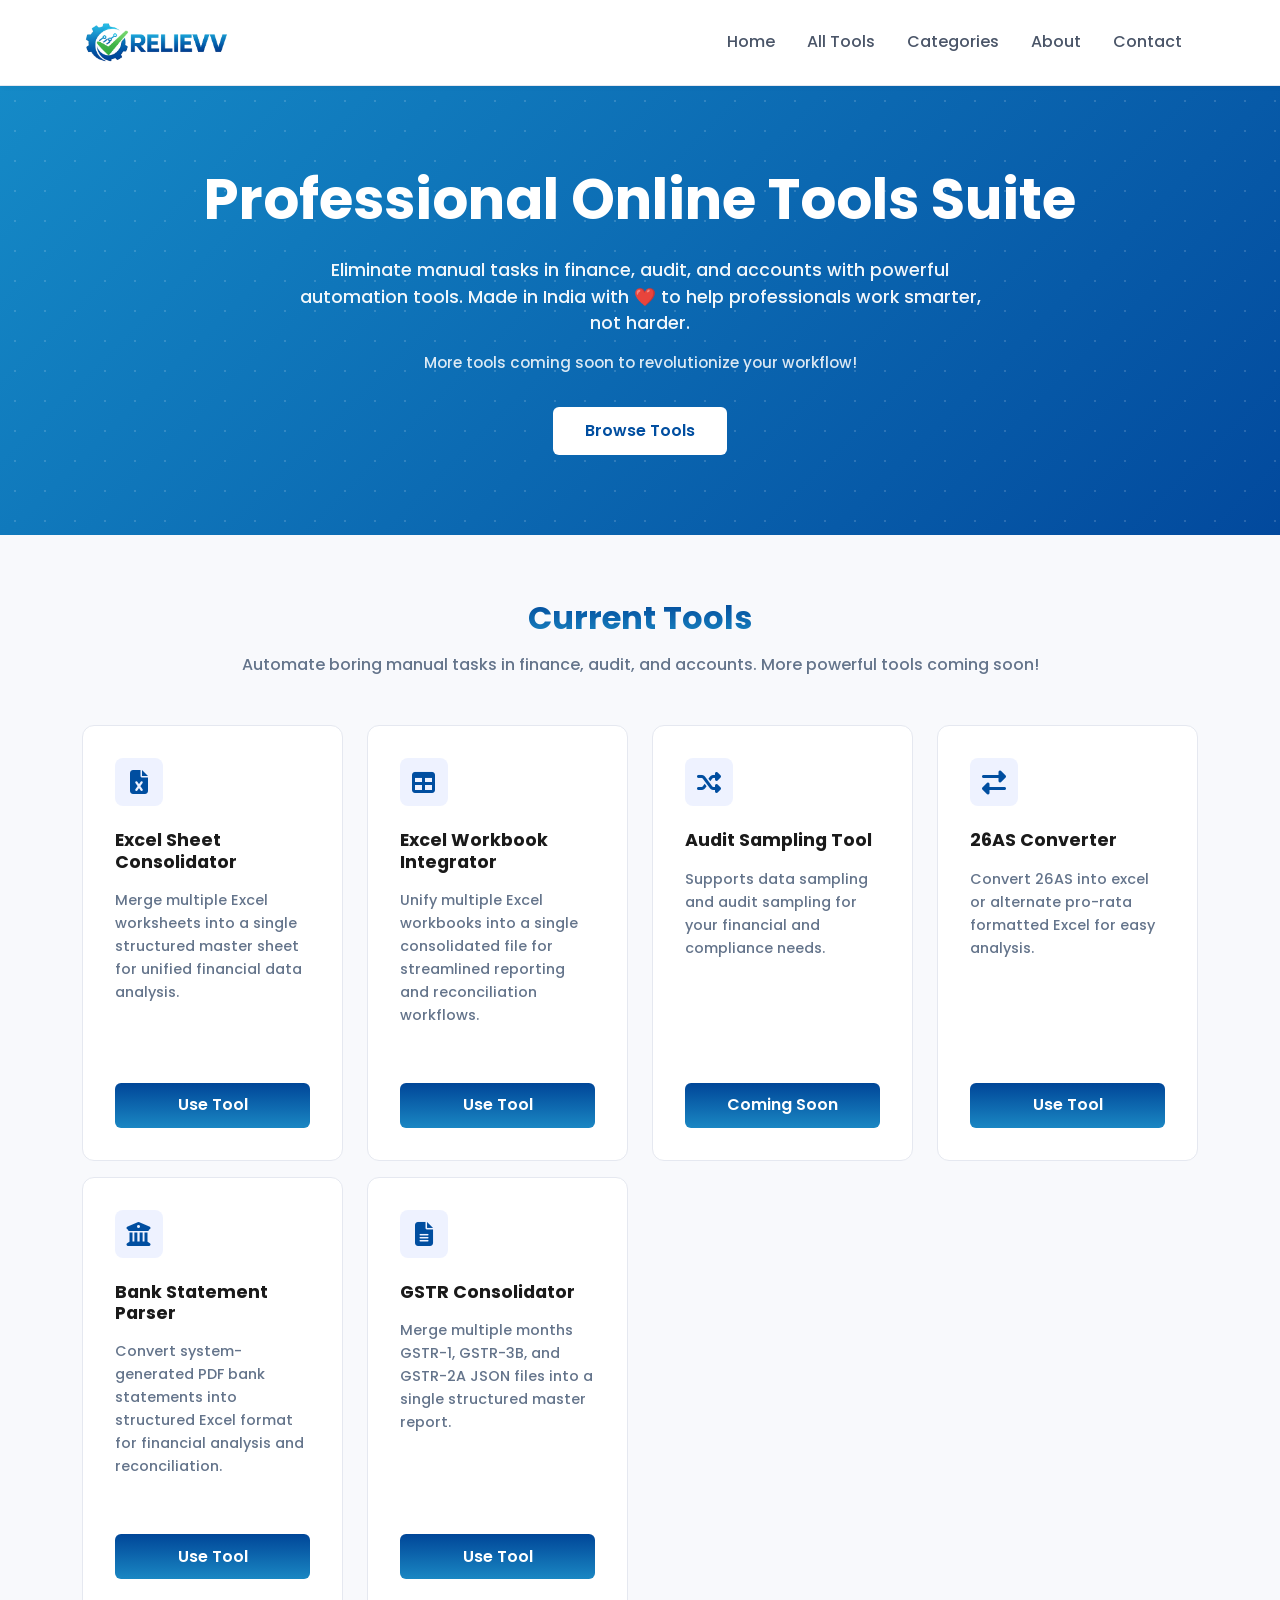
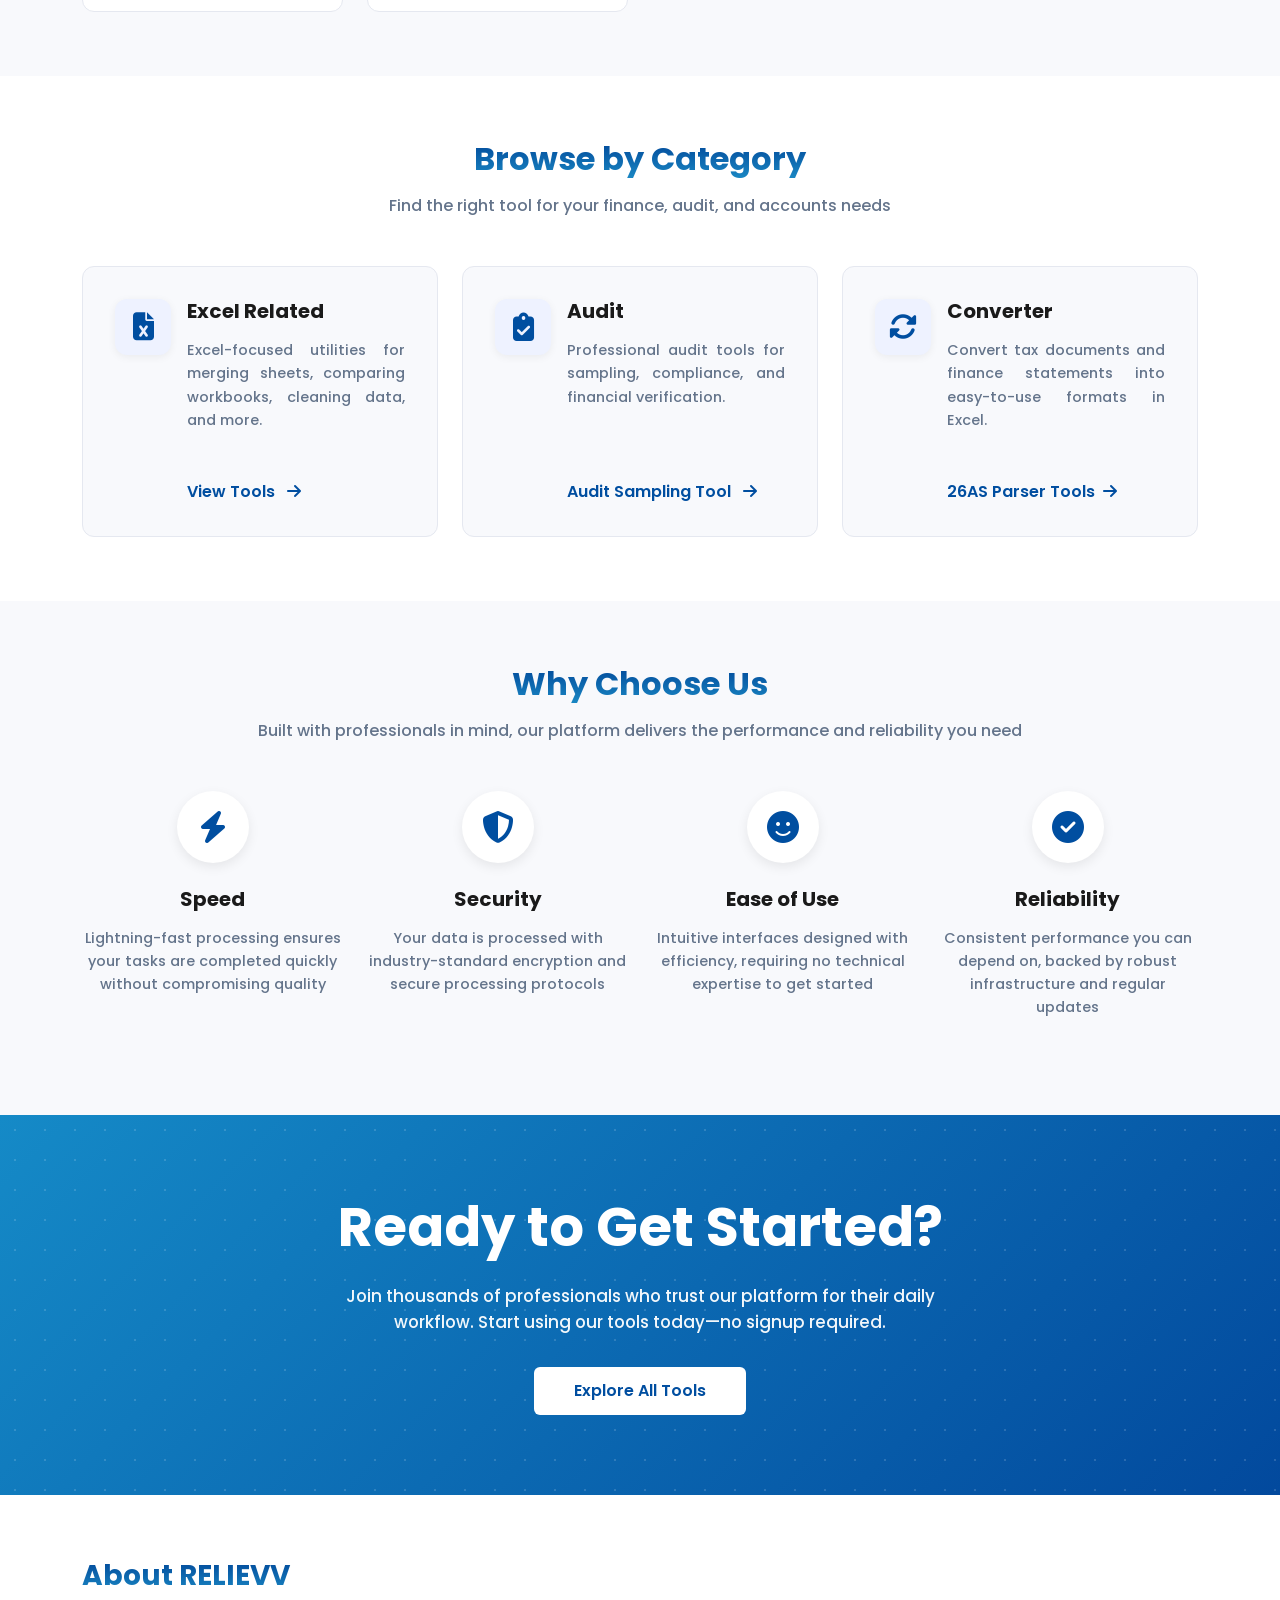
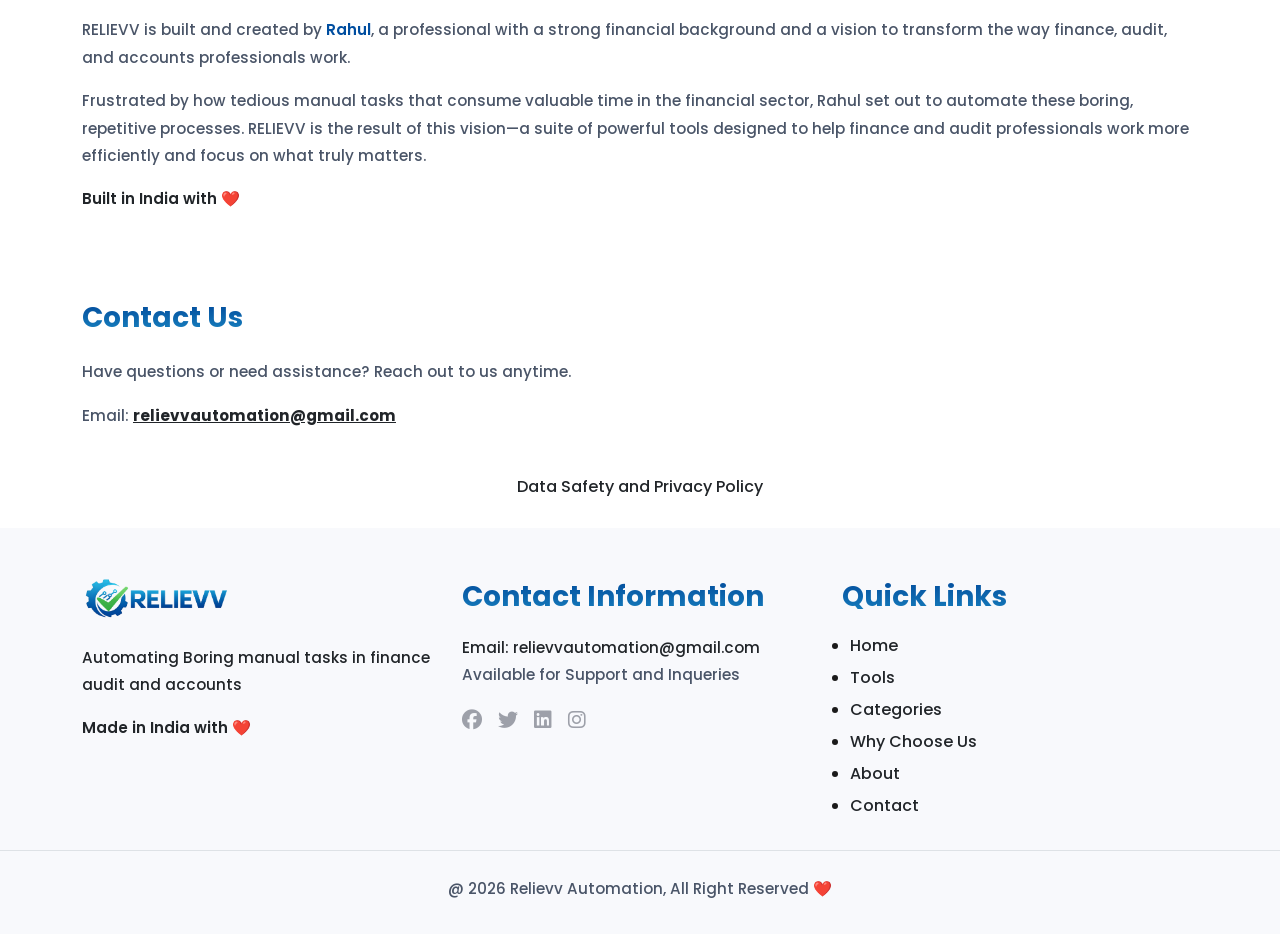
<file: index.html>
<!DOCTYPE html>
<html lang="en">
<head>
    <meta charset="UTF-8">
    <meta name="viewport" content="width=device-width, initial-scale=1.0">
    <title>RELIEVV - Automate the Boring</title>
    <link href="assets/css/bootstrap.min.css" rel="stylesheet">
    <link rel="stylesheet" href="assets/css/style.css">
    <link rel="stylesheet" href="https://cdnjs.cloudflare.com/ajax/libs/font-awesome/6.4.0/css/all.min.css">
</head>
<body>
    <!-- Navbar -->
    <nav class="navbar navbar-expand-lg navbar-light">
        <div class="container">
            <a class="navbar-brand" href="https://www.relievv.in/">
               <img src="/assets/images/logo.png" alt="logo">
            </a>
            <button class="navbar-toggler" type="button" data-bs-toggle="collapse" data-bs-target="#navbarNav">
                <span class="navbar-toggler-icon"></span>
            </button>
            <div class="collapse navbar-collapse" id="navbarNav">
                <ul class="navbar-nav ms-auto">
                    <li class="nav-item">
                        <a class="nav-link" href="https://www.relievv.in/">Home</a>
                    </li>
                    <li class="nav-item">
                        <a class="nav-link" href="#tools">All Tools</a>
                    </li>
                    <li class="nav-item">
                        <a class="nav-link" href="#categories">Categories</a>
                    </li>
                    <li class="nav-item">
                        <a class="nav-link" href="#about">About</a>
                    </li>
                    <li class="nav-item">
                        <a class="nav-link" href="#contact">Contact</a>
                    </li>
                </ul>
            </div>
        </div>
    </nav>

    <!-- Hero Section -->
    <section class="hero-section" id="home">
        <div class="container">
            <h1> Professional Online Tools Suite</h1>
            <p>Eliminate manual tasks in finance, audit, and accounts with powerful automation tools. Made in India with ❤️ to help professionals work smarter, not harder.</p>
            <p class="subtext">More tools coming soon to revolutionize your workflow!</p>
            <button class="btn btn-browse">Browse Tools</button>
        </div>
    </section>

    <!-- Current Tools Section -->
    <section class="current-tools" id="tools">
        <div class="container">
            <h2 class="section-title">Current Tools</h2>
            <p class="section-subtitle">Automate boring manual tasks in finance, audit, and accounts. More powerful tools coming soon!</p>
            
            <div class="row gy-3">
                <div class="col-md-6 col-lg-3">
                    <div class="tool-card" id="tool-merge">
                        <div class="tool-icon">
                            <i class="fas fa-file-excel"></i>
                        </div>
                        <h5>Excel Sheet Consolidator</h5>
                        <p>Merge multiple Excel worksheets into a single structured master sheet for unified financial data analysis.</p>
                       
                              <button class="btn-use-tool"
                            onclick="windowredirecturl('https://excel-sheet-consolidator.relievv.in', '_blank')">
                            Use Tool
                            </button>
                     
                    </div>
                </div>
                
                <div class="col-md-6 col-lg-3" >
                    <div class="tool-card" id="tool-combine">
                        <div class="tool-icon">
                            <i class="fas fa-table"></i>
                        </div>
                        <h5>Excel Workbook Integrator</h5>
                        <p>Unify multiple Excel workbooks into a single consolidated file for streamlined reporting and reconciliation workflows.</p>
                        
                        <button class="btn-use-tool"
                            onclick="window.location.href='https://excel-workbook-integrator.onrender.com'">
                            Use Tool
                        </button>
                    </div>
                </div>
                
                <div class="col-md-6 col-lg-3">
                    <div class="tool-card" id="tool-audit">
                        <div class="tool-icon">
                            <i class="fas fa-random"></i>
                        </div>
                        <h5>Audit Sampling Tool</h5>
                        <p>Supports data sampling and audit sampling for your financial and compliance needs.</p>
                        <button class="btn-use-tool">Coming Soon</button>
                    </div>
                </div>
                
                <div class="col-md-6 col-lg-3">
                    <div class="tool-card" id="tool-converter">
                        <div class="tool-icon">
                            <i class="fas fa-exchange-alt"></i>
                        </div>
                        <h5>26AS Converter</h5>
                        <p>Convert 26AS into excel or alternate pro-rata formatted Excel for easy analysis.</p>
                    
                          <button class="btn-use-tool"
                            onclick="windowredirecturl('https://two6as-parser-tool.onrender.com', '_blank')">
                            Use Tool
                            </button>
                    </div>
                </div>

                <div class="col-md-6 col-lg-3">
                    <div class="tool-card" id="tool-bank-parser">
                        <div class="tool-icon">
                            <i class="fas fa-university"></i>
                        </div>
                        <h5>Bank Statement Parser</h5>
                        <p>Convert system-generated PDF bank statements into structured Excel format for financial analysis and reconciliation.</p>

                        <button class="btn-use-tool"
                            onclick="window.open('https://bank-statement-parser-r0w2.onrender.com', '_blank')">
                            Use Tool
                        </button>
                    </div>
                </div>

                <div class="col-md-6 col-lg-3">
                    <div class="tool-card" id="tool-gstr-consolidator">

                        <div class="tool-icon">
                            <i class="fas fa-file-alt"></i>
                        </div>

                    <h5>GSTR Consolidator</h5>
                    <p>Merge multiple months GSTR-1, GSTR-3B, and GSTR-2A JSON files into a single structured master report.</p>

                    <button class="btn-use-tool"
                    onclick="window.open('https://gstr-consolidated-report.onrender.com', '_blank')">
                     Use Tool
                    </button>
                    </div>
                </div>
            </div>
        </div>
    </section>

    <!-- Browse by Category Section -->
    <section class="category-section" id="categories">
        <div class="container">
            <h2 class="section-title">Browse by Category</h2>
            <p class="section-subtitle">Find the right tool for your finance, audit, and accounts needs</p>
            
            <div class="row gy-3">
                <div class="col-md-4">
                    <div class="category-card d-flex align-items-start">
                        <div class="category-icon flex-shrink-0 me-3">
                            <i class="fas fa-file-excel"></i>
                        </div>
                       <div class="flex-grow-1 d-flex flex-column align-items-start h-100">
                         <h5 >Excel Related</h5>
                        <p>Excel-focused utilities for merging sheets, comparing workbooks, cleaning data, and more.</p>
                        <a href="#tools" class="cat-link mt-auto text-decoration-none ">View Tools <i class="fas fa-arrow-right ms-2"></i></a>
                       </div>
                    </div>
                </div>
                
                <div class="col-md-4">
                    <div class="category-card  d-flex align-items-start">
                        <div class="category-icon flex-shrink-0 me-3">
                            <i class="fas fa-clipboard-check"></i>
                        </div>
                      <div class="flex-grow-1 d-flex flex-column align-items-start h-100">
                          <h5>Audit</h5>
                        <p>Professional audit tools for sampling, compliance, and financial verification.</p> 
                        <a href="#tool-audit" class="cat-link mt-auto text-decoration-none">Audit Sampling Tool <i class="fas fa-arrow-right ms-2"></i></a>
                       
                      </div>
                    </div>
                </div>
                
                <div class="col-md-4">
                    <div class="category-card d-flex align-items-start">
                        <div class="category-icon flex-shrink-0 me-3">
                            <i class="fas fa-sync-alt"></i>
                        </div>
                        <div class="flex-grow-1 d-flex flex-column align-items-start h-100">

                            <h5>Converter</h5>
                            <p>Convert tax documents and finance statements into easy-to-use formats in Excel.</p>
                            <a href="#tool-converter" class="cat-link mt-auto text-decoration-none">26AS Parser Tools<i class="fas fa-arrow-right ms-2"></i></a>
                        </div>
                    </div>
                </div>
            </div>
        </div>
    </section>

    <!-- Why Choose Us Section -->
    <section class="why-choose">
        <div class="container">
            <h2 class="section-title">Why Choose Us</h2>
            <p class="section-subtitle">Built with professionals in mind, our platform delivers the performance and reliability you need</p>
            
            <div class="row">
                <div class="col-md-6 col-lg-3">
                    <div class="feature-box">
                        <div class="feature-icon">
                            <i class="fas fa-bolt"></i>
                        </div>
                        <h5>Speed</h5>
                        <p>Lightning-fast processing ensures your tasks are completed quickly without compromising quality</p>
                    </div>
                </div>
                
                <div class="col-md-6 col-lg-3">
                    <div class="feature-box">
                        <div class="feature-icon">
                            <i class="fas fa-shield-alt"></i>
                        </div>
                        <h5>Security</h5>
                        <p>Your data is processed with industry-standard encryption and secure processing protocols</p>
                    </div>
                </div>
                
                <div class="col-md-6 col-lg-3">
                    <div class="feature-box">
                        <div class="feature-icon">
                            <i class="fas fa-smile"></i>
                        </div>
                        <h5>Ease of Use</h5>
                        <p>Intuitive interfaces designed with efficiency, requiring no technical expertise to get started</p>
                    </div>
                </div>
                
                <div class="col-md-6 col-lg-3">
                    <div class="feature-box">
                        <div class="feature-icon">
                            <i class="fas fa-check-circle"></i>
                        </div>
                        <h5>Reliability</h5>
                        <p>Consistent performance you can depend on, backed by robust infrastructure and regular updates</p>
                    </div>
                </div>
            </div>
        </div>
    </section>

    <!-- CTA Section -->
    <section class="cta-section">
        <div class="container">
            <h2>Ready to Get Started?</h2>
            <p>Join thousands of professionals who trust our platform for their daily workflow. Start using our tools today—no signup required.</p>
            <button class="btn btn-explore">Explore All Tools</button>
        </div>
    </section>

    <!-- About Section -->
    <section class="about-section" id="about">
        <div class="container">
            <h2>About RELIEVV</h2>
            <p>RELIEVV is built and created by <span class="highlight-text">Rahul</span>, a professional with a strong financial background and a vision to transform the way finance, audit, and accounts professionals work.</p>
            <p>Frustrated by how tedious manual tasks that consume valuable time in the financial sector, Rahul set out to automate these boring, repetitive processes. RELIEVV is the result of this vision—a suite of powerful tools designed to help finance and audit professionals work more efficiently and focus on what truly matters.</p>
            <p><span class="highlight-text text-dark">Built in India with ❤️</span></p>
        </div>
    </section>
    <!-- Contact Section -->
    <section class="about-section pt-2 pb-4" id="contact">
        <div class="container">
            <h2>Contact Us</h2>
            <p>Have questions or need assistance? Reach out to us anytime.</p>
            <p>Email: <a href="mailto: relievvautomation@gmail.com" class="text-dark fw-bold">relievvautomation@gmail.com</a></p>
        </div>
    </section>
  <!-- Data Safety and Privacy Policy  -->
     <section class="about-section pt-2 pb-4" id="contact">
        <div class="container">
             <div class="row">
                 <a href="privacy-policy.html" class="text-dark text-center text-decoration-none fw-bold"><h6>Data Safety and Privacy Policy</h6></a>
             </div>
        </div>
    </section>

    <!-- footer section start -->
     <footer class="container-fluid about-section pt-5 pb-3 bg-gray-vl">
            <div class="container">
                <div class="row">
                        <div class="col-lg-4">
                            <div class="d-flex flex-column align-items-start position-relative">
                                 <a class="navbar-brand linkfooter-gradvl" href="https://www.relievv.in/">
                                    <img src="/assets/images/logo.png" alt="logo">
                             </a>
                             <p class="mt-0 text-dark">Automating Boring manual tasks in finance audit and accounts</p>
                              <p><span class="highlight-text text-dark">Made in India with ❤️</span></p>
                            </div>
                        </div>
                         <div class="col-lg-4">
                            <div class="d-flex flex-column align-items-start position-relative">
                                 <a class="navbar-brand linkfooter-gradvl mb-2" href="javascript:void(0)">
                                  Contact Information
                             </a>
                             <div class="d-block mt-2">
                                <p class="mb-0 text-dark">Email: relievvautomation@gmail.com</p>
                                <p>Available for Support and  Inqueries</p>
                             </div>
                               <div class="d-flex align-items-center gap-3  icon-box">
                                    <a href="#"><i class="fa-brands fa-facebook"></i></a>
                                    <a href="#"><i class="fa-brands fa-twitter"></i></a>
                                    <a href="#"><i class="fa-brands fa-linkedin"></i></a>
                                    <a href="#"><i class="fa-brands fa-instagram"></i></a>
                               </div>
                            </div>
                        </div>
                        <div class="col-lg-4 mt-lg-0 mt-3">
                            <div class="d-flex flex-column align-items-start position-relative">
                                 <a class="navbar-brand linkfooter-gradvl mb-2" href="javascript:void(0)">
                                  Quick Links
                             </a>
                              <ul class="position-relative ps-0 w-100 mt-2 d-flex ms-2  flex-column gap-2 align-items-start">
                                    <!-- <form action="javascript:void(0)" id="sent-email" class="emailclass d-flex gap-2 align-items-center">
                                        <input type="email" placeholder="Enter your Email" class="flex-grow-1 border outline-0 px-3 h-100 rounded-2" id="">
                                        <button class="h-100 border-0 w-auto btn-use-tool rounded-2">Subscribe</button>
                                    </form> --> 
                                <li class="flex-grow-1"><a href="https://www.relievv.in/"  class="cat-link text-decoration-none text-dark fw-500"> Home</a></li>
                                <li class="flex-grow-1"><a href="#tools" class="cat-link text-decoration-none text-dark fw-500">  Tools</a></li>
                                <li class="flex-grow-1"><a href="#categories" class="cat-link text-decoration-none text-dark fw-500">  Categories</a></li>
                                <li class="flex-grow-1"><a href="#features" class="cat-link text-decoration-none text-dark fw-500"> Why Choose Us</a></li>
                                <li class="flex-grow-1"><a href="#about" class="cat-link text-decoration-none text-dark fw-500">  About</a></li>
                                <li class="flex-grow-1"><a href="#contact" class="cat-link text-decoration-none text-dark fw-500">  Contact</a></li>
                     
                                </ul>
                            </div>
                        </div>
                </div>
            </div>
            <div class="container-fluid border-top mt-3 pt-4">
                <div class="container">
                    <div class="justify-content-center row align-items-center">
                        <p class="colorgray text-center">@ <script>document.write(new Date().getFullYear())</script> Relievv Automation, All Right Reserved ❤️</p>
                    </div>
                </div>
            </div>
     </footer>
    <!-- footer section End -->
     <script src="assets/js/script.js"></script>
    <script src="assets/js/bootstrap.min.js"></script>
</body>

</html>
</file>
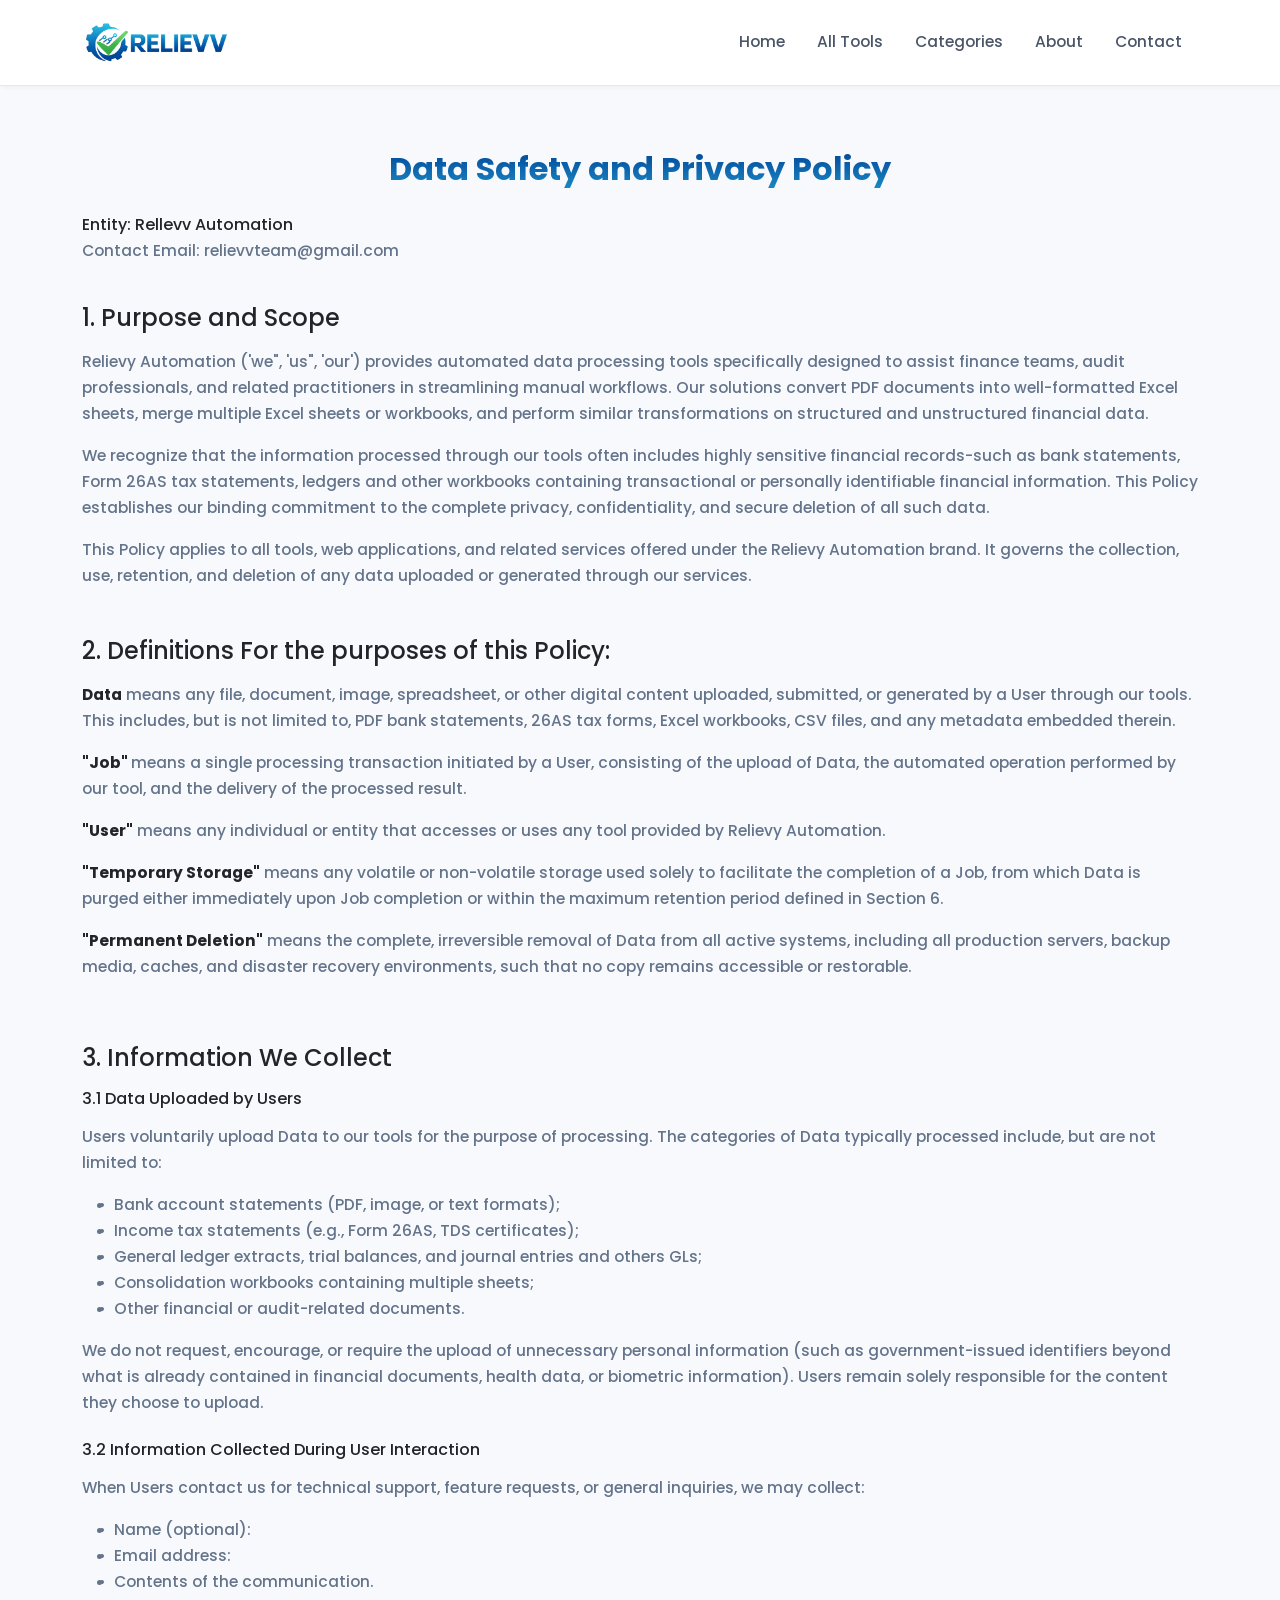
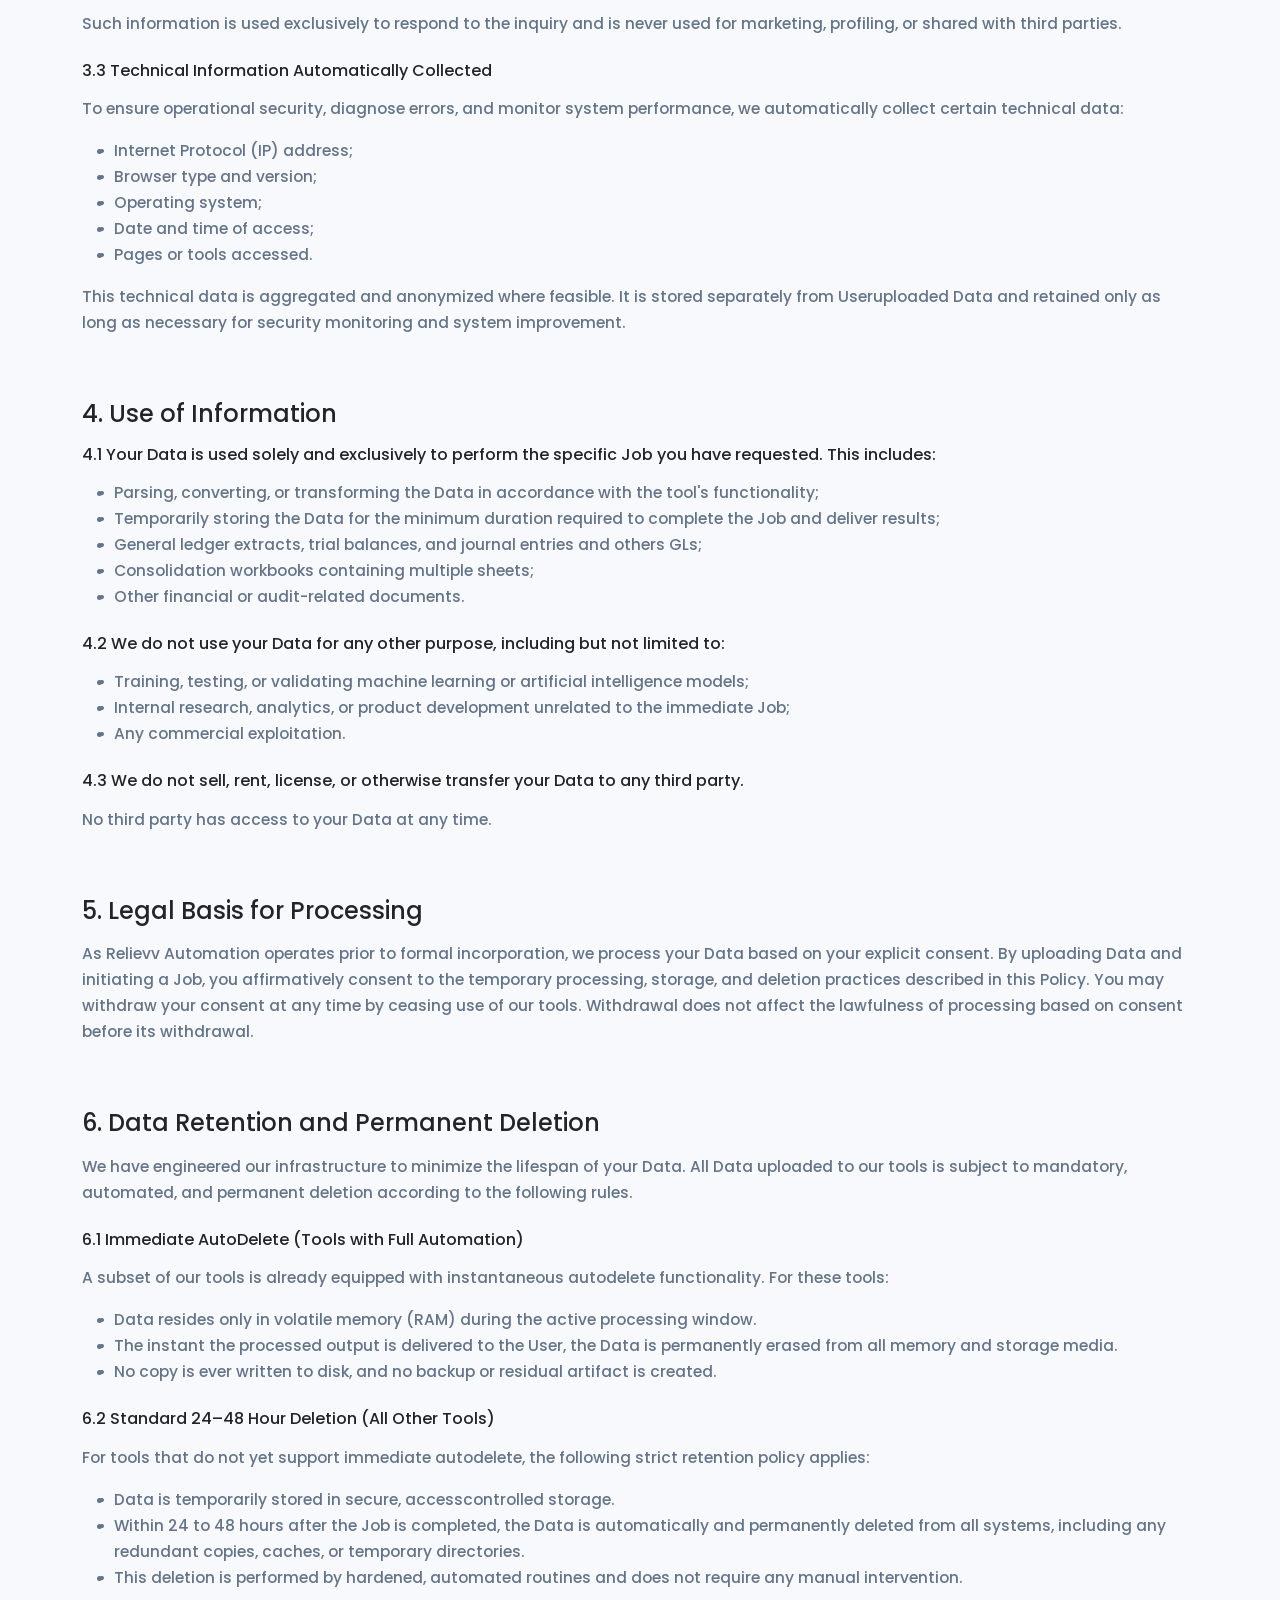
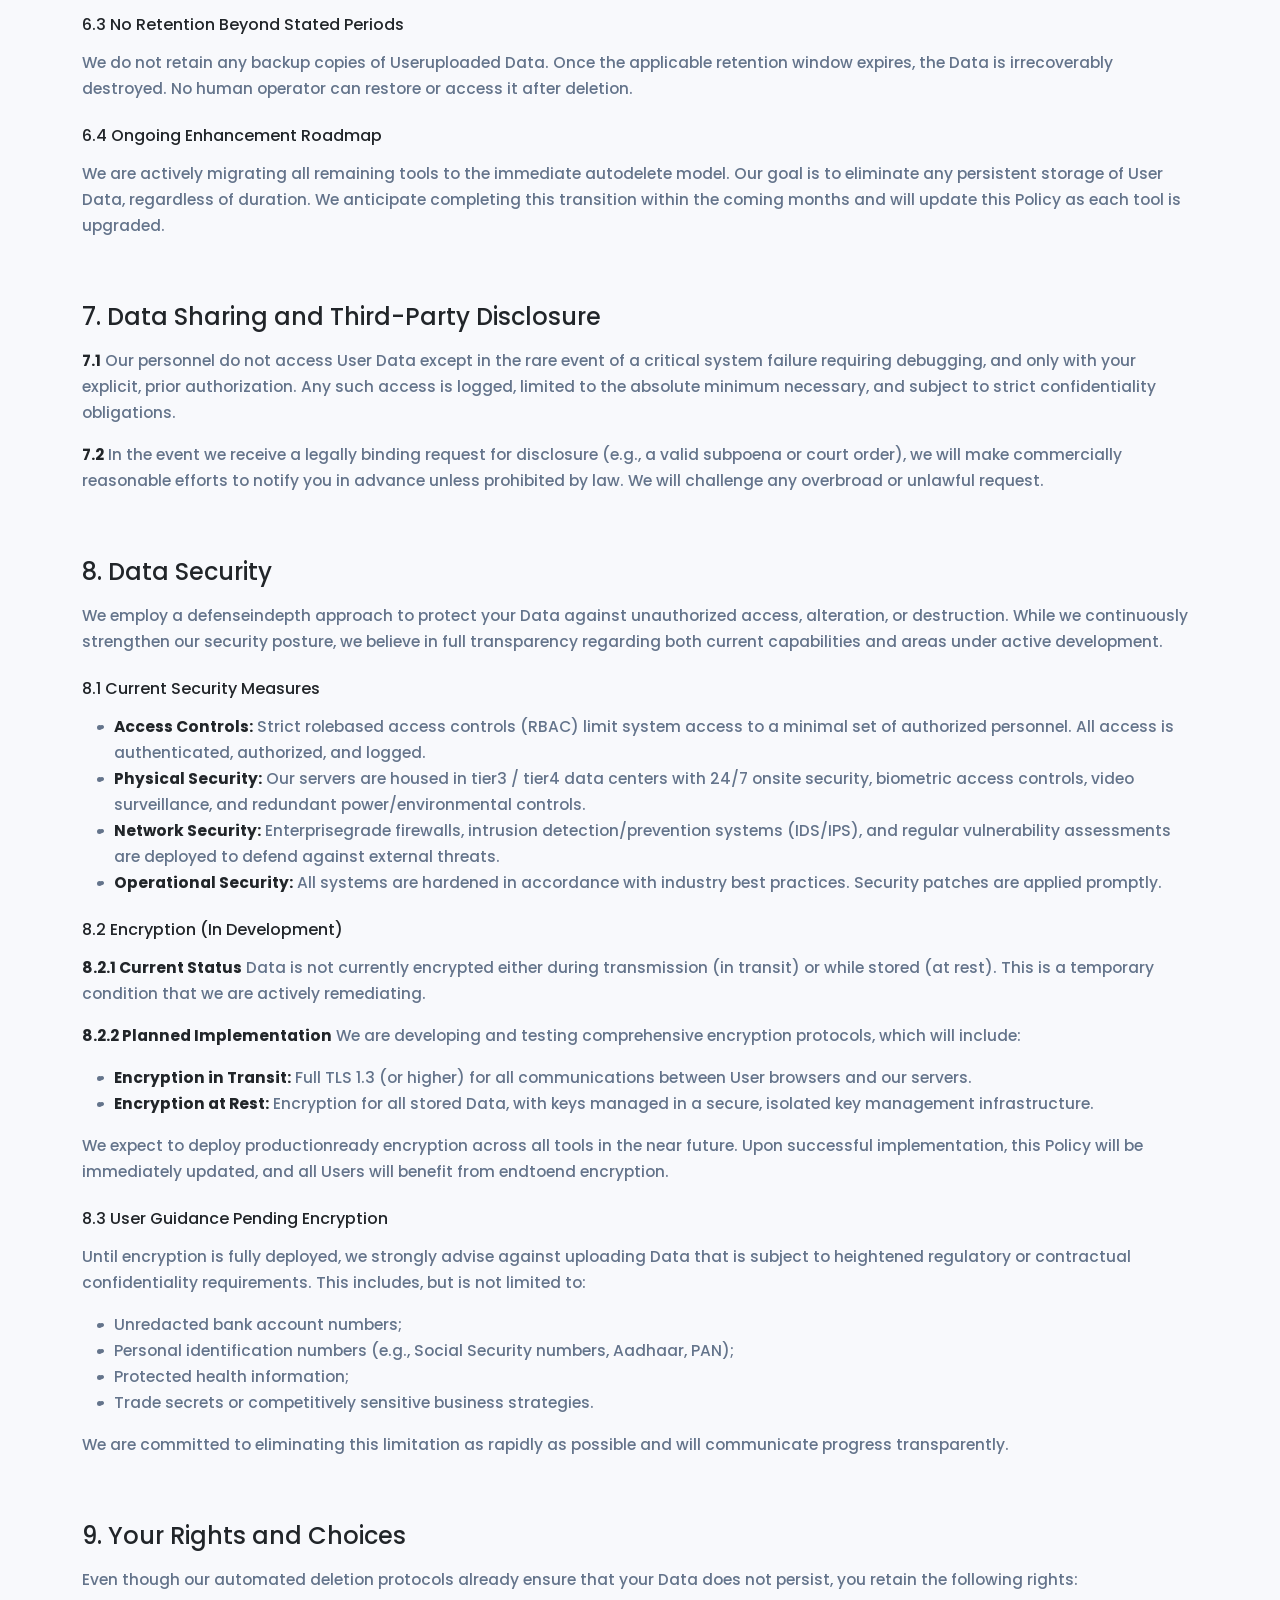
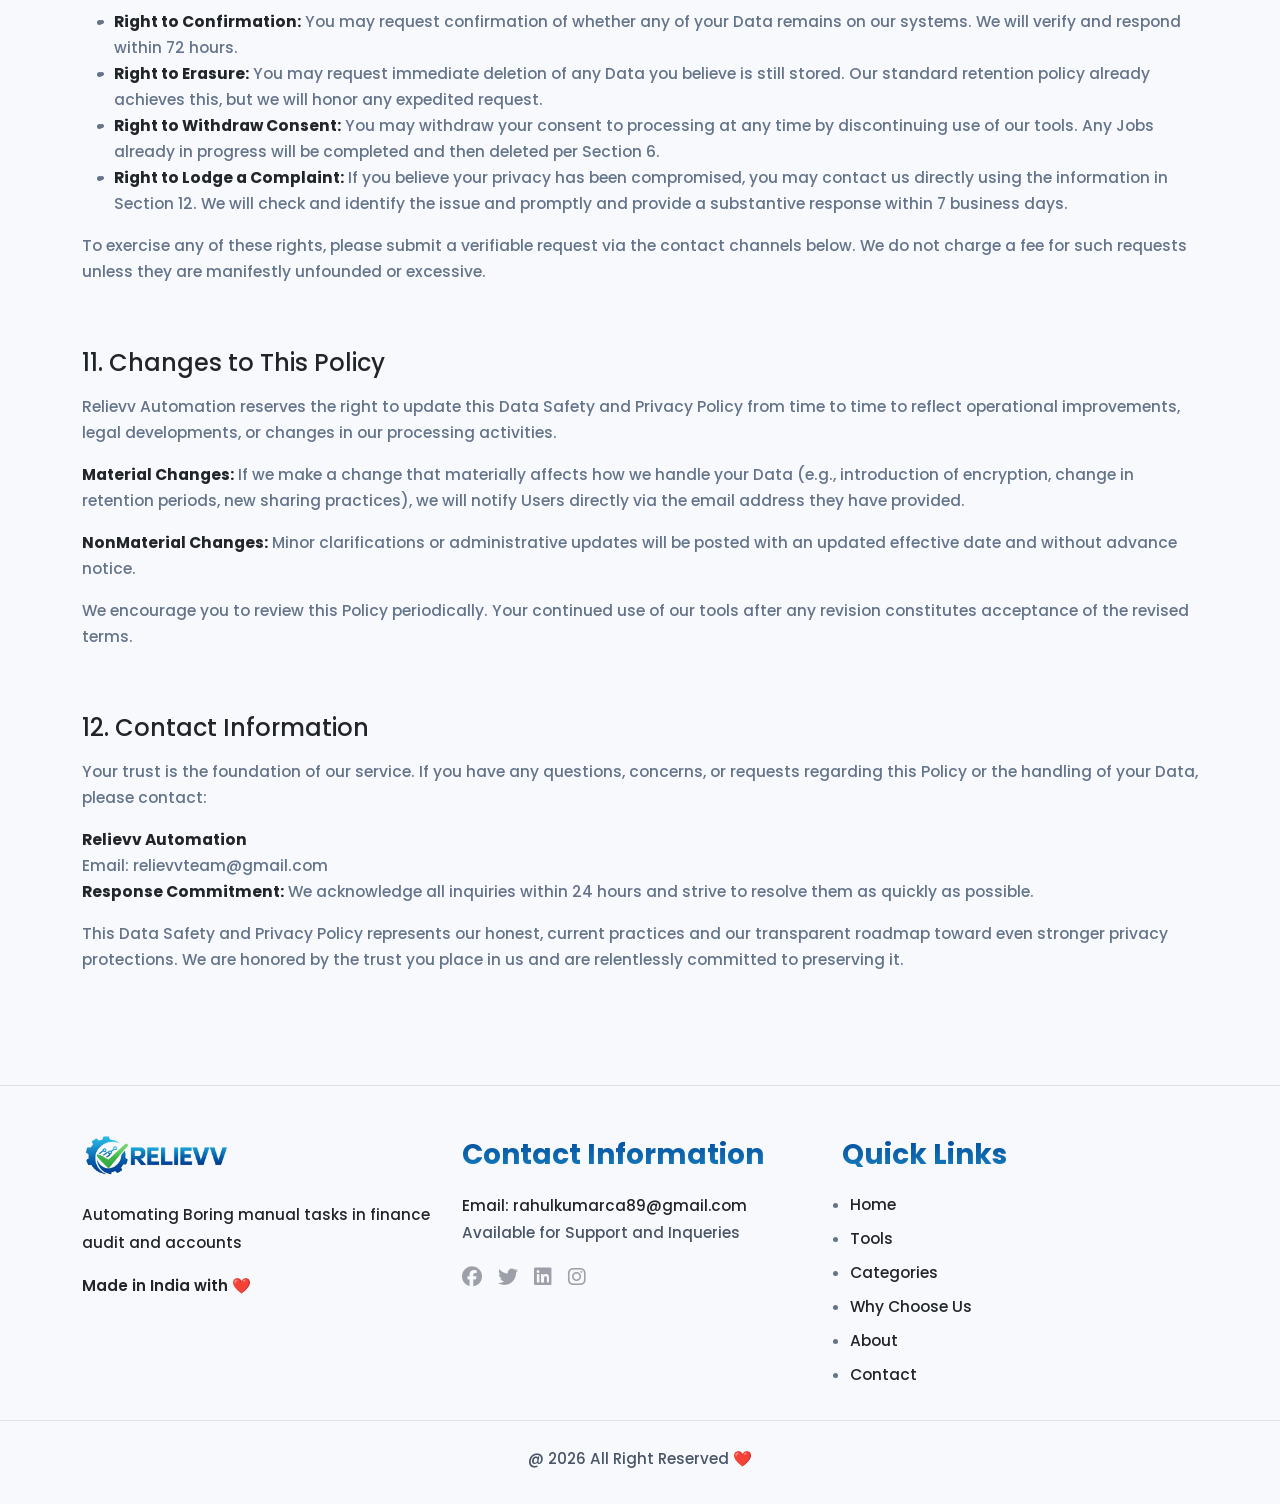
<file: privacy-policy.html>
<!DOCTYPE html>
<html lang="en">
<head>
    <meta charset="UTF-8">
    <meta name="viewport" content="width=device-width, initial-scale=1.0">
    <title>RELIEVV - Automate the Boring</title>
    <style>
   

.dot-inside-vl > li::before {
    content: "•";
    position: absolute;
    left: 16px;  
    color: #64748b;  
      font-size: 15.5px;
}
    </style>
    <link href="assets/css/bootstrap.min.css" rel="stylesheet">
    <link rel="stylesheet" href="assets/css/style.css">
    <link rel="stylesheet" href="https://cdnjs.cloudflare.com/ajax/libs/font-awesome/6.4.0/css/all.min.css">
    <style>
     p ,li{
        font-size: 15.5px;
        color: #64748b;
        line-height: 26px;
    }

        ul {
            padding-left: 2rem;
            line-height: 27px;
        }
    </style>
</head>
<body>
    <!-- Navbar -->
    <nav class="navbar navbar-expand-lg navbar-light">
        <div class="container">
            <a class="navbar-brand" href="https://www.relievv.in/">
               <img src="/assets/images/logo.png" alt="logo">
            </a>
            <button class="navbar-toggler" type="button" data-bs-toggle="collapse" data-bs-target="#navbarNav">
                <span class="navbar-toggler-icon"></span>
            </button>
            <div class="collapse navbar-collapse" id="navbarNav">
                <ul class="navbar-nav ms-auto">
                    <li class="nav-item">
                        <a class="nav-link" href="https://www.relievv.in/">Home</a>
                    </li>
                    <li class="nav-item">
                        <a class="nav-link" href="#tools">All Tools</a>
                    </li>
                    <li class="nav-item">
                        <a class="nav-link" href="#categories">Categories</a>
                    </li>
                    <li class="nav-item">
                        <a class="nav-link" href="#about">About</a>
                    </li>
                    <li class="nav-item">
                        <a class="nav-link" href="#contact">Contact</a>
                    </li>
                </ul>
            </div>
        </div>
    </nav>

  
    <!-- Current Tools Section -->
    <section class="current-tools" id="tools">
        <div class="container">
            <h2 class="section-title">Data Safety and Privacy Policy</h2>
         <div class="d-flex align-items-start justify-content-start flex-column my-4">
             <p class="section-subtitle mb-0 text-dark">Entity: Rellevv Automation
            </p>
            <p>Contact Email: relievvteam@gmail.com</p>
         </div>
            
            <div class="row gy-3">
                <div class="col-12 d-flex align-items-start flex-column">
                    <h4 class="text-dark mb-3">1. Purpose and Scope</h4>
                    <p>Relievy Automation ('we", 'us", 'our') provides automated data processing tools specifically designed to assist finance teams, audit professionals, and related practitioners in streamlining manual workflows. Our solutions convert PDF documents into well-formatted Excel sheets, merge multiple Excel sheets or workbooks, and perform similar transformations on structured and unstructured financial data.</p>
                    <p>We recognize that the information processed through our tools often includes highly sensitive financial records-such as bank statements, Form 26AS tax statements, ledgers and other workbooks containing transactional or personally identifiable financial information. This Policy establishes our binding commitment to the complete privacy, confidentiality, and secure deletion of all such data.
                    </p>
                    <p class="mb-0">This Policy applies to all tools, web applications, and related services offered under the Relievy Automation brand. It governs the collection, use, retention, and deletion of any data uploaded or generated through our services.</p>
                </div>


                 <div class="col-12 d-flex align-items-start flex-column mt-5">
                    <h4 class="text-dark mb-3">  2. Definitions For the purposes of this Policy:</h4>
                    <p><strong class="text-dark">Data</strong> means any file, document, image, spreadsheet, or other digital content uploaded, submitted, or generated by a User through our tools. This includes, but is not limited to, PDF bank statements, 26AS tax forms, Excel workbooks, CSV files, and any metadata embedded therein.</p>
                    <p><strong class="text-dark">"Job" </strong>means a single processing transaction initiated by a User, consisting of the upload of Data, the automated operation performed by our tool, and the delivery of the processed result.
                    </p>
                    <p  ><strong class="text-dark">"User"</strong> means any individual or entity that accesses or uses any tool provided by Relievy Automation.</p>
                    <p  ><strong class="text-dark">"Temporary Storage"</strong> means any volatile or non-volatile storage used solely to facilitate the completion of a Job, from which Data is purged either immediately upon Job completion or within the maximum retention period defined in Section 6.</p>
                    <p  ><strong class="text-dark">"Permanent Deletion"</strong> means the complete, irreversible removal of Data from all active systems, including all production servers, backup media, caches, and disaster recovery environments, such that no copy remains accessible or restorable.</p>
                </div>

                 <div class="col-12 d-flex align-items-start flex-column mt-5">
                    <h4 class="text-dark mb-3">3. Information We Collect</h4>
                    <h6 class="text-dark mb-3">3.1 Data Uploaded by Users</h6>
                    <p>Users voluntarily upload Data to our tools for the purpose of processing. The categories of Data typically processed include, but are not limited to:</p>
                    <ul class="position-relative dot-inside-vl">
                        <li>Bank account statements (PDF, image, or text formats);</li>
                        <li>Income tax statements (e.g., Form 26AS, TDS certificates);</li>
                        <li>General ledger extracts, trial balances, and journal entries and others GLs;</li>
                        <li>Consolidation workbooks containing multiple sheets;</li>
                        <li>Other financial or audit-related documents.</li>
                    </ul>
                    <p>We do not request, encourage, or require the upload of unnecessary personal information (such as government-issued identifiers beyond what is already contained in financial documents, health data, or biometric information). Users remain solely responsible for the content they choose to upload.</p>

                     <h6 class="text-dark mb-3 mt-2">3.2 Information Collected During User Interaction</h6>
                    <p>When Users contact us for technical support, feature requests, or general inquiries, we may collect:</p>
                    <ul class="position-relative dot-inside-vl">
                        <li>Name (optional):</li>
                        <li>Email address:</li>
                        <li>Contents of the communication.</li>
                    </ul>
                        <p>Such information is used exclusively to respond to the inquiry and is never used for marketing, profiling, or shared with third parties.</p>

                        <div>

                     <h6 class="text-dark mb-3 mt-2">
    3.3 Technical Information Automatically Collected</h6>
                    <p>
To ensure operational security, diagnose errors, and monitor system performance, we automatically collect certain technical data:</p>
                    <ul class="position-relative dot-inside-vl">
                        <li>Internet Protocol (IP) address;</li>
                        <li>Browser type and version;</li>
                        <li>Operating system;</li>
                        <li>Date and time of access;</li>
                        <li>Pages or tools accessed.</li>
                    </ul>
                        <p>This technical data is aggregated and anonymized where feasible. It is stored separately from Useruploaded Data and retained only as long as necessary for security monitoring and system improvement.</p>
                        </div>
                     


                </div>


                  <div class="col-12 d-flex align-items-start flex-column mt-5">
                    <h4 class="text-dark mb-3"> 4. Use of Information</h4>
                    <h6 class="text-dark mb-3">4.1 Your Data is used solely and exclusively to perform the specific Job you have requested. This includes:</h6>
         
                    <ul class="position-relative dot-inside-vl">
                        <li>Parsing, converting, or transforming the Data in accordance with the tool's functionality;</li>
                        <li>Temporarily storing the Data for the minimum duration required to complete the Job and deliver results;</li>
                        <li>General ledger extracts, trial balances, and journal entries and others GLs;</li>
                        <li>Consolidation workbooks containing multiple sheets;</li>
                        <li>Other financial or audit-related documents.</li>
                    </ul>
                   

                    <h6 class="text-dark mb-3 mt-2">4.2 We do not use your Data for any other purpose, including but not limited to:
</h6> 
                    <ul class="position-relative dot-inside-vl">
                        <li>
 Training, testing, or validating machine learning or artificial intelligence models;</li>
                        <li>
Internal research, analytics, or product development unrelated to the immediate Job;</li>
                        <li>
Any commercial exploitation.</li>
                    </ul>
                       <h6 class="text-dark mb-3 mt-2">4.3 We do not sell, rent, license, or otherwise transfer your Data to any third party. 

</h6> 
                     <p>No third party has access to your Data at any time.</p>

                </div>


                <div class="col-12 d-flex align-items-start flex-column mt-5">
                    <h4 class="text-dark mb-3">5. Legal Basis for Processing</h4>
                    <p>As Relievv Automation operates prior to formal incorporation, we process your Data based on your explicit consent. By uploading Data and initiating a Job, you affirmatively consent to the temporary processing, storage, and deletion practices described in this Policy. You may withdraw your consent at any time by ceasing use of our tools. Withdrawal does not affect the lawfulness of processing based on consent before its withdrawal.</p>
                </div>


                <div class="col-12 d-flex align-items-start flex-column mt-5">
                    <h4 class="text-dark mb-3">6. Data Retention and Permanent Deletion</h4>
                    <p>We have engineered our infrastructure to minimize the lifespan of your Data. All Data uploaded to our tools is subject to mandatory, automated, and permanent deletion according to the following rules.</p>
                    
                    <h6 class="text-dark mb-3 mt-2">6.1 Immediate AutoDelete (Tools with Full Automation)</h6>
                    <p>A subset of our tools is already equipped with instantaneous autodelete functionality. For these tools:</p>
                    <ul class="position-relative dot-inside-vl">
                        <li>Data resides only in volatile memory (RAM) during the active processing window.</li>
                        <li>The instant the processed output is delivered to the User, the Data is permanently erased from all memory and storage media.</li>
                        <li>No copy is ever written to disk, and no backup or residual artifact is created.</li>
                    </ul>

                    <h6 class="text-dark mb-3 mt-2">6.2 Standard 24–48 Hour Deletion (All Other Tools)</h6>
                    <p>For tools that do not yet support immediate autodelete, the following strict retention policy applies:</p>
                    <ul class="position-relative dot-inside-vl">
                        <li>Data is temporarily stored in secure, accesscontrolled storage.</li>
                        <li>Within 24 to 48 hours after the Job is completed, the Data is automatically and permanently deleted from all systems, including any redundant copies, caches, or temporary directories.</li>
                        <li>This deletion is performed by hardened, automated routines and does not require any manual intervention.</li>
                    </ul>

                    <h6 class="text-dark mb-3 mt-2">6.3 No Retention Beyond Stated Periods</h6>
                    <p>We do not retain any backup copies of Useruploaded Data. Once the applicable retention window expires, the Data is irrecoverably destroyed. No human operator can restore or access it after deletion.</p>

                    <h6 class="text-dark mb-3 mt-2">6.4 Ongoing Enhancement Roadmap</h6>
                    <p>We are actively migrating all remaining tools to the immediate autodelete model. Our goal is to eliminate any persistent storage of User Data, regardless of duration. We anticipate completing this transition within the coming months and will update this Policy as each tool is upgraded.</p>
                </div>


                <div class="col-12 d-flex align-items-start flex-column mt-5">
                    <h4 class="text-dark mb-3">7. Data Sharing and Third-Party Disclosure</h4>
                    <p><strong class="text-dark">7.1</strong> Our personnel do not access User Data except in the rare event of a critical system failure requiring debugging, and only with your explicit, prior authorization. Any such access is logged, limited to the absolute minimum necessary, and subject to strict confidentiality obligations.</p>
                    <p><strong class="text-dark">7.2</strong> In the event we receive a legally binding request for disclosure (e.g., a valid subpoena or court order), we will make commercially reasonable efforts to notify you in advance unless prohibited by law. We will challenge any overbroad or unlawful request.</p>
                </div>


                <div class="col-12 d-flex align-items-start flex-column mt-5">
                    <h4 class="text-dark mb-3">8. Data Security</h4>
                    <p>We employ a defenseindepth approach to protect your Data against unauthorized access, alteration, or destruction. While we continuously strengthen our security posture, we believe in full transparency regarding both current capabilities and areas under active development.</p>
                    
                    <h6 class="text-dark mb-3 mt-2">8.1 Current Security Measures</h6>
                    <ul class="position-relative dot-inside-vl">
                        <li><strong class="text-dark">Access Controls:</strong> Strict rolebased access controls (RBAC) limit system access to a minimal set of authorized personnel. All access is authenticated, authorized, and logged.</li>
                        <li><strong class="text-dark">Physical Security:</strong> Our servers are housed in tier3 / tier4 data centers with 24/7 onsite security, biometric access controls, video surveillance, and redundant power/environmental controls.</li>
                        <li><strong class="text-dark">Network Security:</strong> Enterprisegrade firewalls, intrusion detection/prevention systems (IDS/IPS), and regular vulnerability assessments are deployed to defend against external threats.</li>
                        <li><strong class="text-dark">Operational Security:</strong> All systems are hardened in accordance with industry best practices. Security patches are applied promptly.</li>
                    </ul>

                    <h6 class="text-dark mb-3 mt-2">8.2 Encryption (In Development)</h6>
                    <p><strong class="text-dark">8.2.1 Current Status</strong> Data is not currently encrypted either during transmission (in transit) or while stored (at rest). This is a temporary condition that we are actively remediating.</p>
                    <p><strong class="text-dark">8.2.2 Planned Implementation</strong> We are developing and testing comprehensive encryption protocols, which will include:</p>
                    <ul class="position-relative dot-inside-vl">
                        <li><strong class="text-dark">Encryption in Transit:</strong> Full TLS 1.3 (or higher) for all communications between User browsers and our servers.</li>
                        <li><strong class="text-dark">Encryption at Rest:</strong> Encryption for all stored Data, with keys managed in a secure, isolated key management infrastructure.</li>
                    </ul>
                    <p>We expect to deploy productionready encryption across all tools in the near future. Upon successful implementation, this Policy will be immediately updated, and all Users will benefit from endtoend encryption.</p>

                    <h6 class="text-dark mb-3 mt-2">8.3 User Guidance Pending Encryption</h6>
                    <p>Until encryption is fully deployed, we strongly advise against uploading Data that is subject to heightened regulatory or contractual confidentiality requirements. This includes, but is not limited to:</p>
                    <ul class="position-relative dot-inside-vl">
                        <li>Unredacted bank account numbers;</li>
                        <li>Personal identification numbers (e.g., Social Security numbers, Aadhaar, PAN);</li>
                        <li>Protected health information;</li>
                        <li>Trade secrets or competitively sensitive business strategies.</li>
                    </ul>
                    <p>We are committed to eliminating this limitation as rapidly as possible and will communicate progress transparently.</p>
                </div>


                <div class="col-12 d-flex align-items-start flex-column mt-5">
                    <h4 class="text-dark mb-3">9. Your Rights and Choices</h4>
                    <p>Even though our automated deletion protocols already ensure that your Data does not persist, you retain the following rights:</p>
                    <ul class="position-relative dot-inside-vl">
                        <li><strong class="text-dark">Right to Confirmation:</strong> You may request confirmation of whether any of your Data remains on our systems. We will verify and respond within 72 hours.</li>
                        <li><strong class="text-dark">Right to Erasure:</strong> You may request immediate deletion of any Data you believe is still stored. Our standard retention policy already achieves this, but we will honor any expedited request.</li>
                        <li><strong class="text-dark">Right to Withdraw Consent:</strong> You may withdraw your consent to processing at any time by discontinuing use of our tools. Any Jobs already in progress will be completed and then deleted per Section 6.</li>
                        <li><strong class="text-dark">Right to Lodge a Complaint:</strong> If you believe your privacy has been compromised, you may contact us directly using the information in Section 12. We will check and identify the issue and promptly and provide a substantive response within 7 business days.</li>
                    </ul>
                    <p>To exercise any of these rights, please submit a verifiable request via the contact channels below. We do not charge a fee for such requests unless they are manifestly unfounded or excessive.</p>
                </div>


                <div class="col-12 d-flex align-items-start flex-column mt-5">
                    <h4 class="text-dark mb-3">11. Changes to This Policy</h4>
                    <p>Relievv Automation reserves the right to update this Data Safety and Privacy Policy from time to time to reflect operational improvements, legal developments, or changes in our processing activities.</p>
                    <p><strong class="text-dark">Material Changes:</strong> If we make a change that materially affects how we handle your Data (e.g., introduction of encryption, change in retention periods, new sharing practices), we will notify Users directly via the email address they have provided.</p>
                    <p><strong class="text-dark">NonMaterial Changes:</strong> Minor clarifications or administrative updates will be posted with an updated effective date and without advance notice.</p>
                    <p>We encourage you to review this Policy periodically. Your continued use of our tools after any revision constitutes acceptance of the revised terms.</p>
                </div>


                <div class="col-12 d-flex align-items-start flex-column mt-5">
                    <h4 class="text-dark mb-3">12. Contact Information</h4>
                    <p>Your trust is the foundation of our service. If you have any questions, concerns, or requests regarding this Policy or the handling of your Data, please contact:</p>
                    <p><strong class="text-dark">Relievv Automation</strong><br>
                    Email: relievvteam@gmail.com<br>
                    <strong class="text-dark">Response Commitment:</strong> We acknowledge all inquiries within 24 hours and strive to resolve them as quickly as possible.</p>
                    <p class="mb-5">This Data Safety and Privacy Policy represents our honest, current practices and our transparent roadmap toward even stronger privacy protections. We are honored by the trust you place in us and are relentlessly committed to preserving it.</p>
                </div>
 
            </div>
        </div>
    </section>
 



    
 
   

    <!-- footer section start -->
     <footer class="container-fluid about-section pt-5 pb-3 bg-gray-vl border-top">
            <div class="container">
                <div class="row">
                        <div class="col-lg-4">
                            <div class="d-flex flex-column align-items-start position-relative">
                                 <a class="navbar-brand linkfooter-gradvl" href="https://www.relievv.in/">
                                    <img src="/assets/images/logo.png" alt="logo">
                             </a>
                             <p class="mt-0 text-dark">Automating Boring manual tasks in finance audit and accounts</p>
                              <p><span class="highlight-text text-dark">Made in India with ❤️</span></p>
                            </div>
                        </div>
                         <div class="col-lg-4">
                            <div class="d-flex flex-column align-items-start position-relative">
                                 <a class="navbar-brand linkfooter-gradvl mb-2" href="javascript:void(0)">
                                  Contact Information
                             </a>
                             <div class="d-block mt-2">
                                <p class="mb-0 text-dark">Email: rahulkumarca89@gmail.com</p>
                                <p>Available for Support and  Inqueries</p>
                             </div>
                               <div class="d-flex align-items-center gap-3  icon-box">
                                    <a href="#"><i class="fa-brands fa-facebook"></i></a>
                                    <a href="#"><i class="fa-brands fa-twitter"></i></a>
                                    <a href="#"><i class="fa-brands fa-linkedin"></i></a>
                                    <a href="#"><i class="fa-brands fa-instagram"></i></a>
                               </div>
                            </div>
                        </div>
                        <div class="col-lg-4 mt-lg-0 mt-3">
                            <div class="d-flex flex-column align-items-start position-relative">
                                 <a class="navbar-brand linkfooter-gradvl mb-2" href="javascript:void(0)">
                                  Quick Links
                             </a>
                              <ul class="position-relative ps-0 w-100 mt-2 d-flex ms-2  flex-column gap-2 align-items-start">
                                    <!-- <form action="javascript:void(0)" id="sent-email" class="emailclass d-flex gap-2 align-items-center">
                                        <input type="email" placeholder="Enter your Email" class="flex-grow-1 border outline-0 px-3 h-100 rounded-2" id="">
                                        <button class="h-100 border-0 w-auto btn-use-tool rounded-2">Subscribe</button>
                                    </form> --> 
                                <li class="flex-grow-1"><a href="https://www.relievv.in/"  class="cat-link text-decoration-none text-dark fw-500"> Home</a></li>
                                <li class="flex-grow-1"><a href="#tools" class="cat-link text-decoration-none text-dark fw-500">  Tools</a></li>
                                <li class="flex-grow-1"><a href="#categories" class="cat-link text-decoration-none text-dark fw-500">  Categories</a></li>
                                <li class="flex-grow-1"><a href="#features" class="cat-link text-decoration-none text-dark fw-500"> Why Choose Us</a></li>
                                <li class="flex-grow-1"><a href="#about" class="cat-link text-decoration-none text-dark fw-500">  About</a></li>
                                <li class="flex-grow-1"><a href="#contact" class="cat-link text-decoration-none text-dark fw-500">  Contact</a></li>
                     
                                </ul>
                            </div>
                        </div>
                </div>
            </div>
            <div class="container-fluid border-top mt-3 pt-4">
                <div class="container">
                    <div class="justify-content-center row align-items-center">
                        <p class="colorgray text-center">@ <script>document.write(new Date().getFullYear())</script> All Right Reserved ❤️</p>
                    </div>
                </div>
            </div>
     </footer>
    <!-- footer section End -->
     <script src="assets/js/script.js"></script>
    <script src="assets/js/bootstrap.min.js"></script>
</body>
</html>
</file>
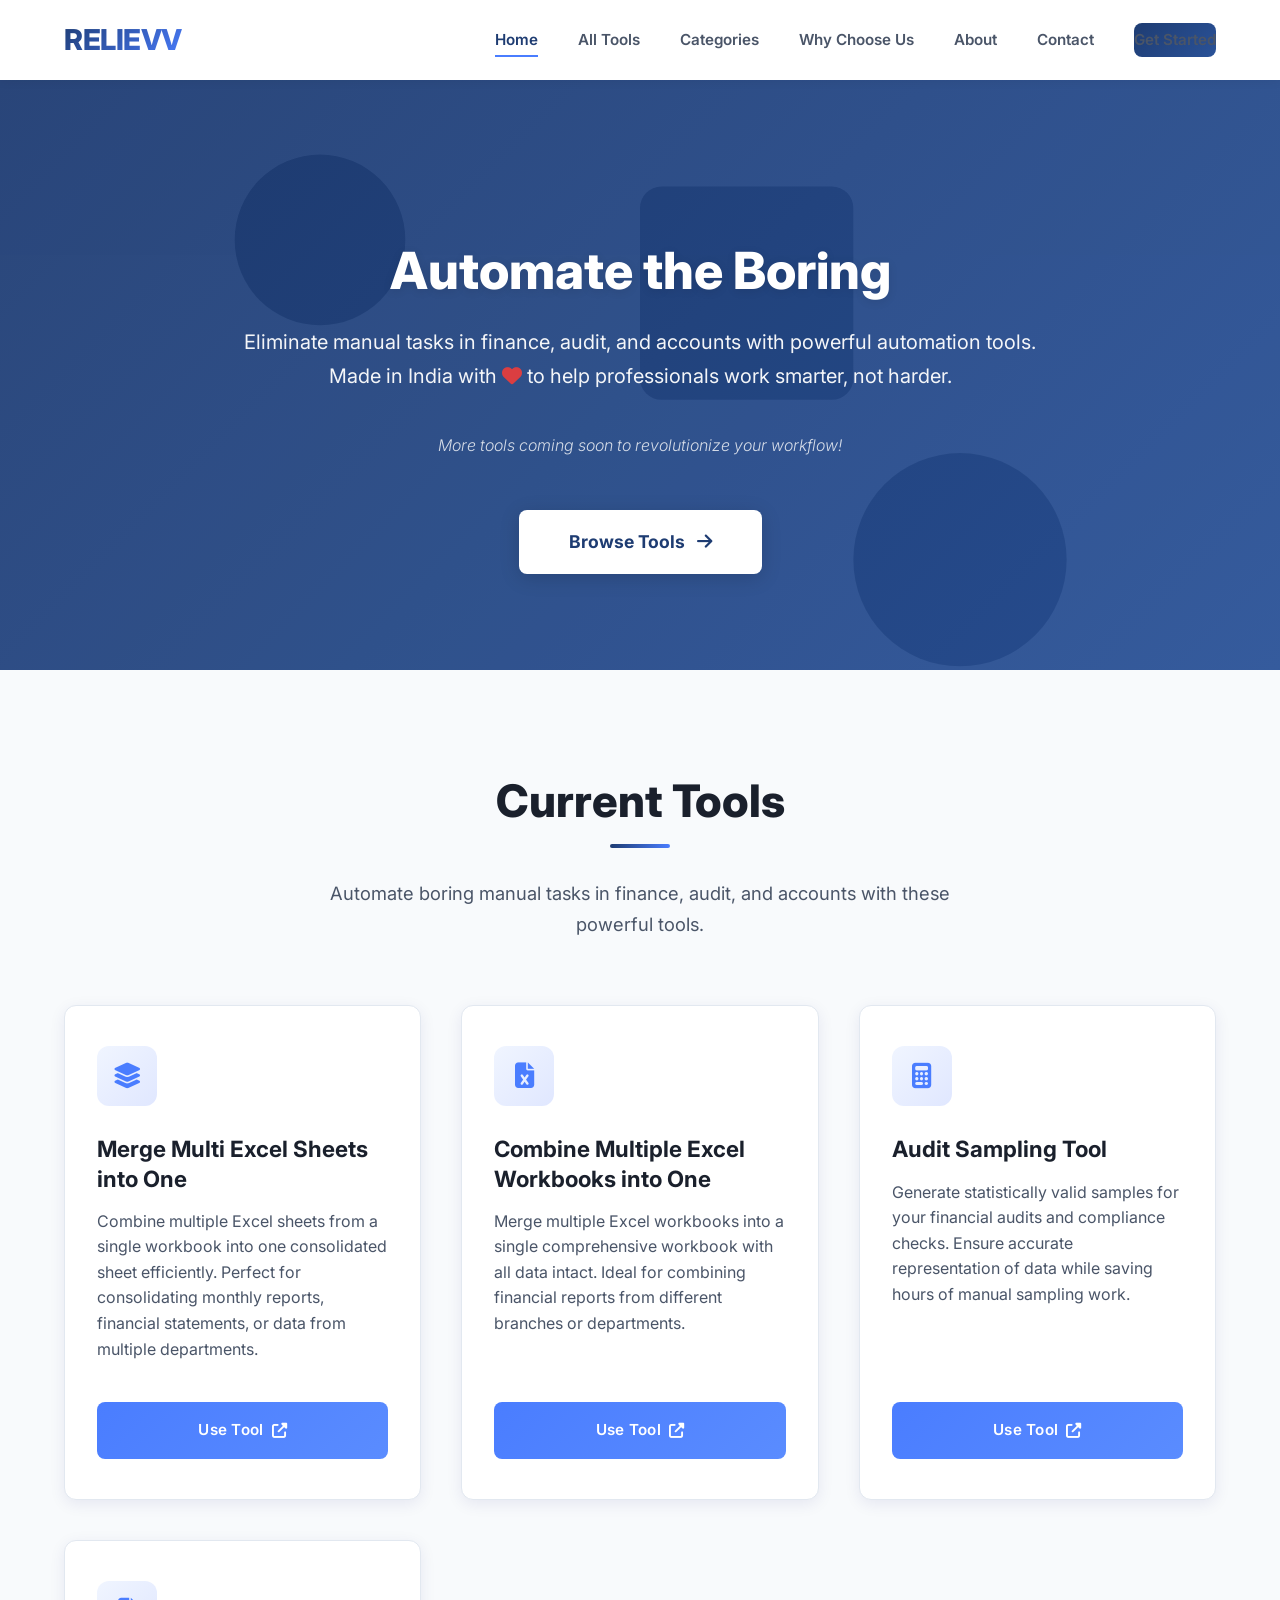
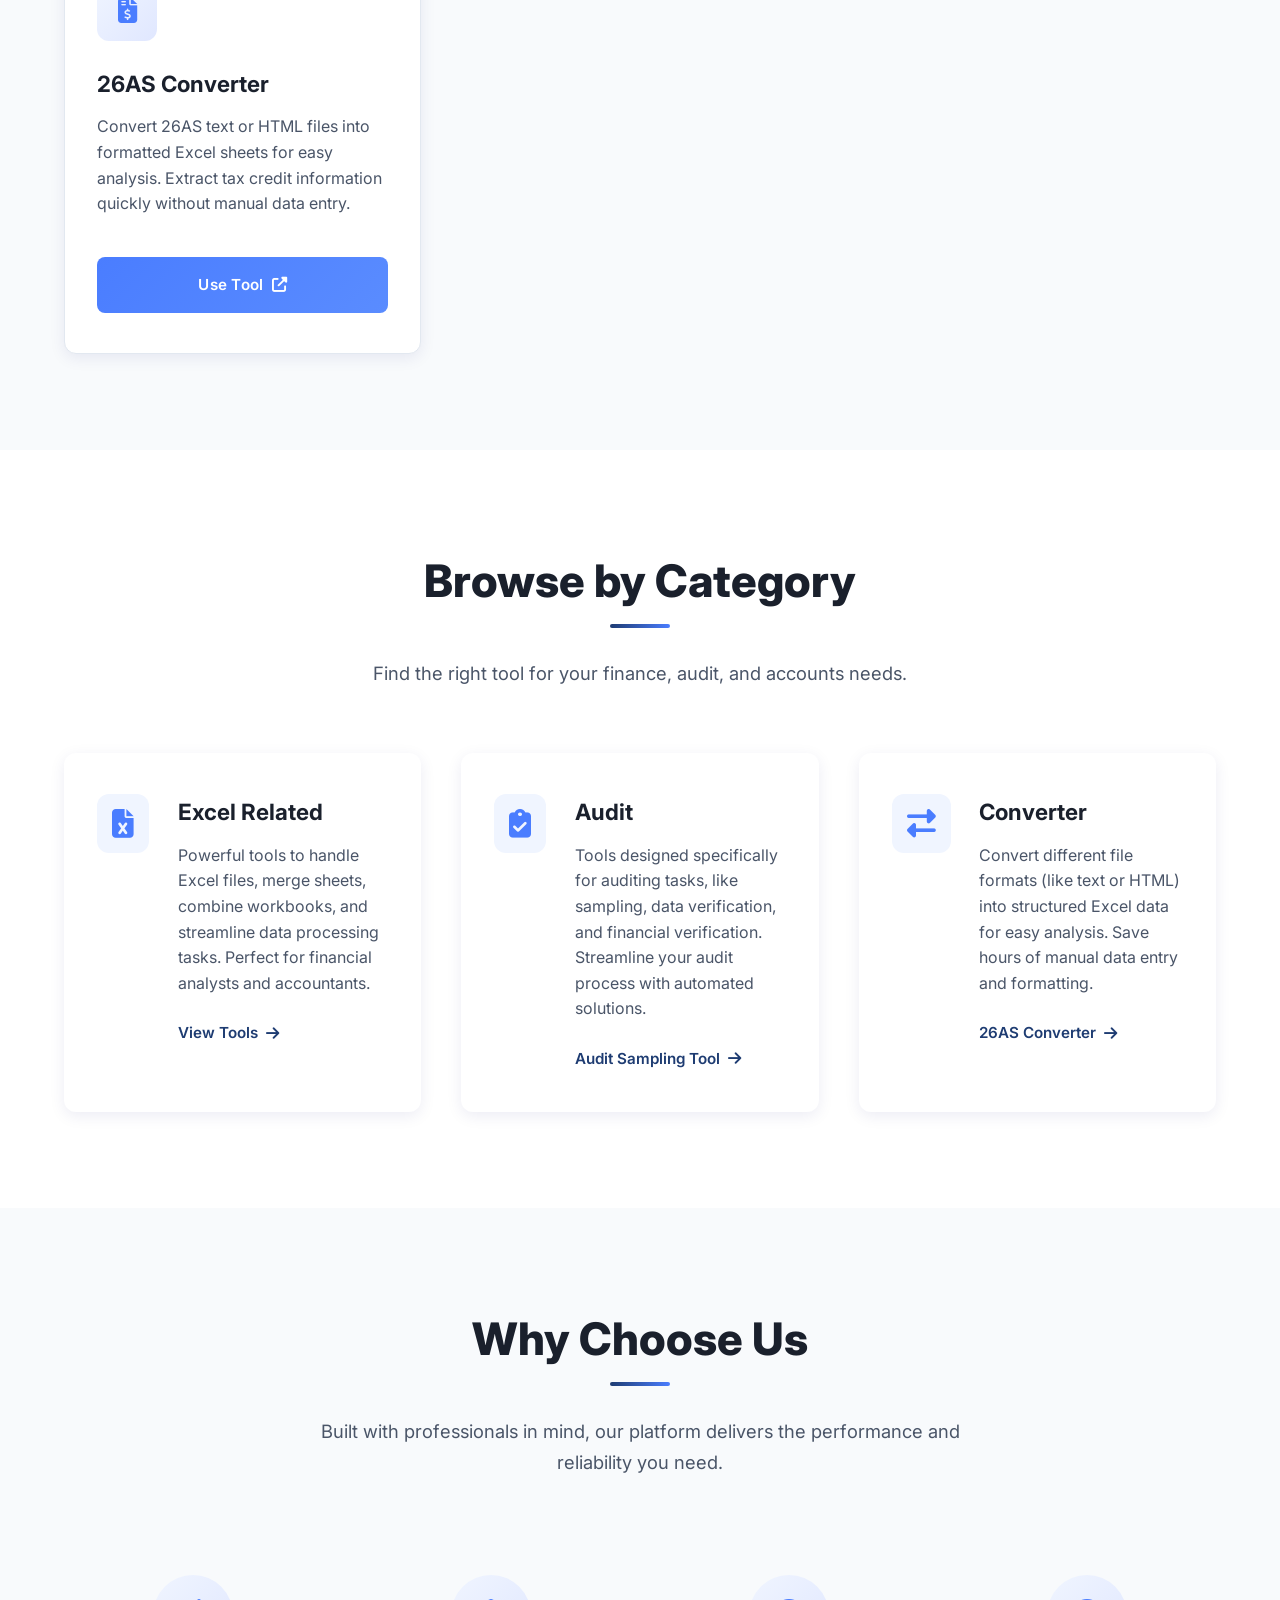
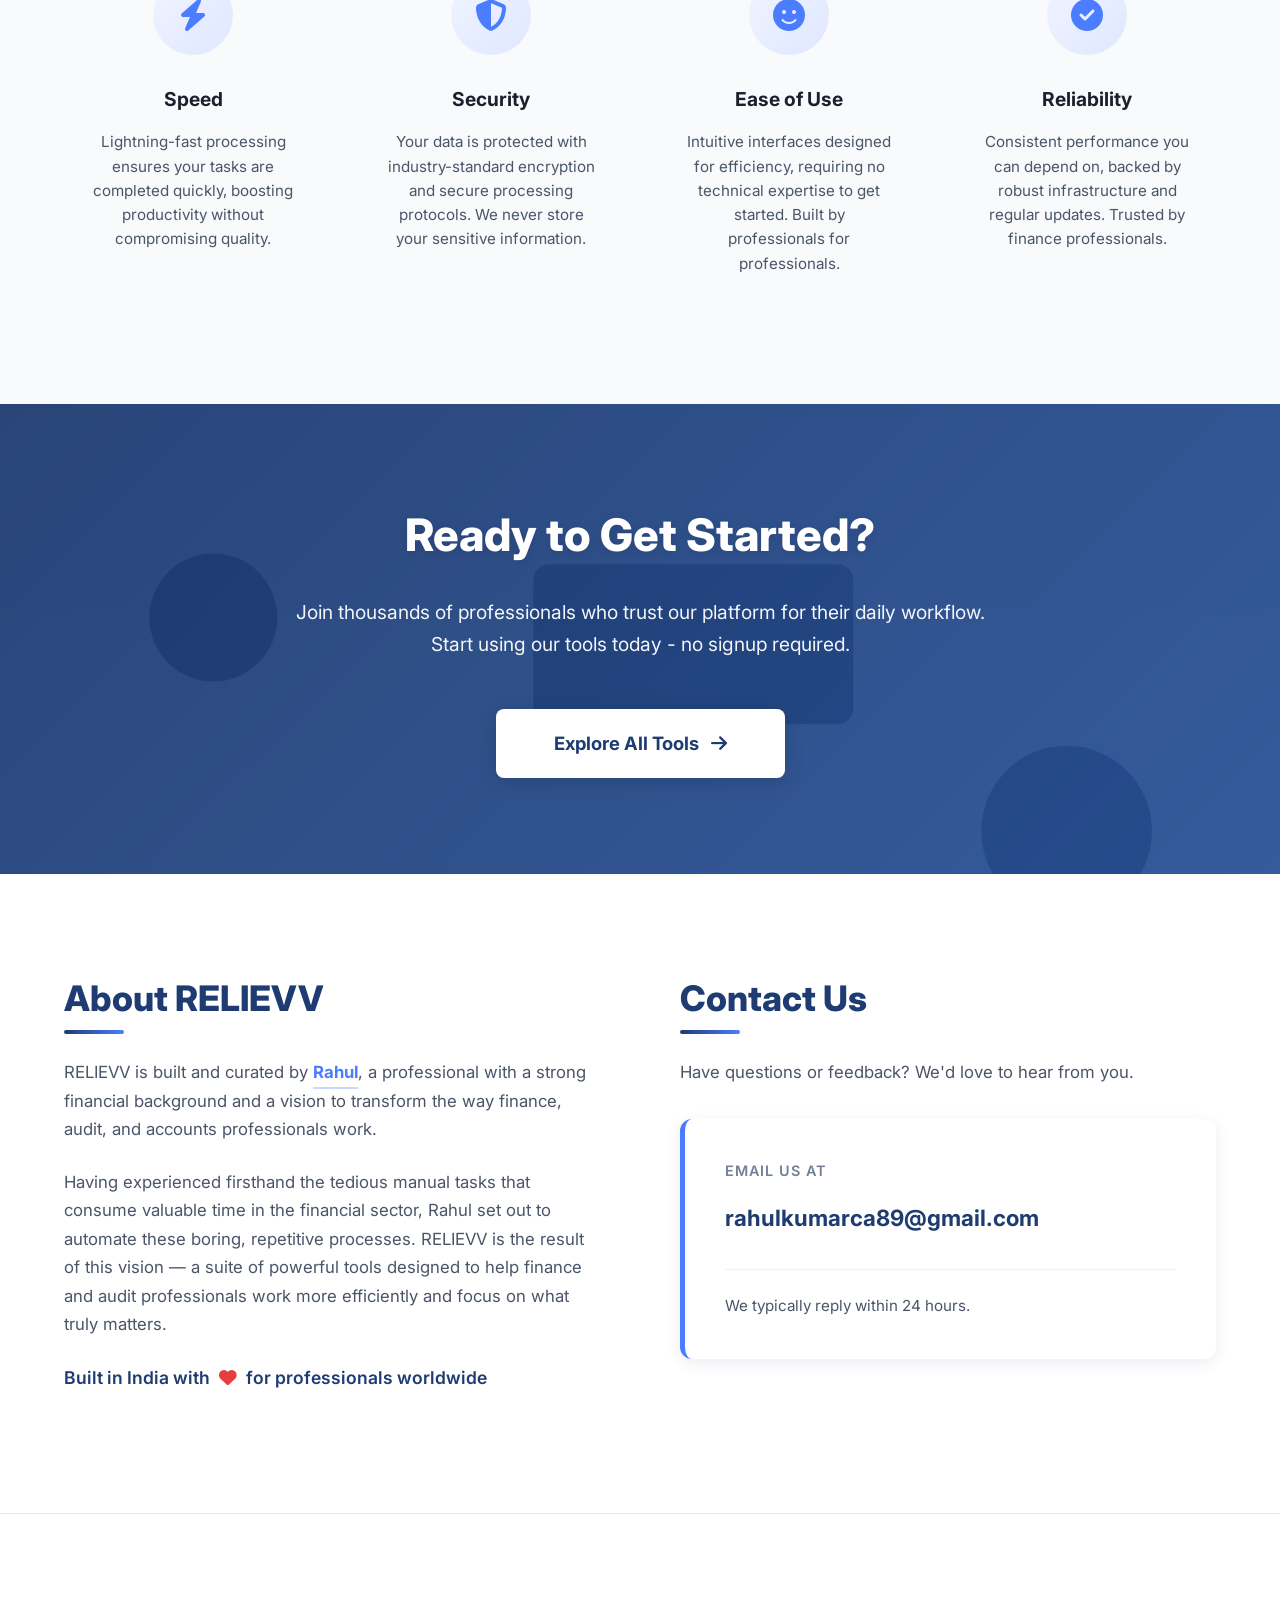
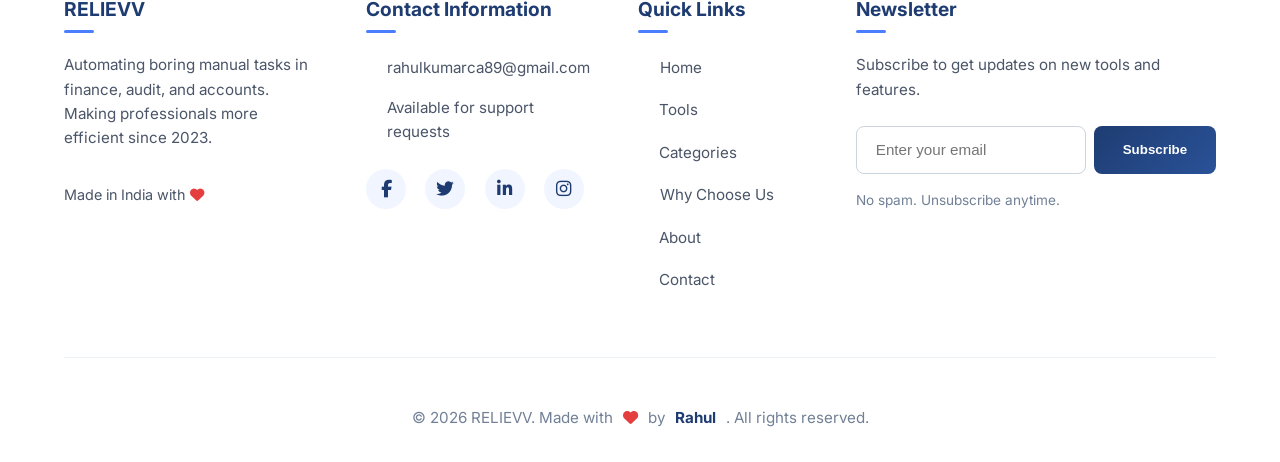
<file: test.html>
<!DOCTYPE html>
<html lang="en">
<head>
    <meta charset="UTF-8">
    <meta name="viewport" content="width=device-width, initial-scale=1.0">
    <title>RELIEVV - Automate the Boring</title>
    
    <!-- Fonts & Icons -->
    <link href="https://fonts.googleapis.com/css2?family=Inter:wght@300;400;500;600;700;800&display=swap" rel="stylesheet">
    <link rel="stylesheet" href="https://cdnjs.cloudflare.com/ajax/libs/font-awesome/6.4.0/css/all.min.css">

    <style>
        /* =========================================
           1. PREMIUM THEME VARIABLES
           ========================================= */
        :root {
            /* Primary Blue Theme */
            --primary-blue: #1e3c72;       
            --secondary-blue: #2a5298;     
            --accent-blue: #4a7dff;        
            --accent-hover: #3260d6;       
            --light-blue: #5a8cff;
            
            /* Backgrounds */
            --bg-body: #f8fafc;
            --bg-white: #ffffff;
            --bg-light-blue: #f0f5ff;
            
            /* Text */
            --text-dark: #1a202c;
            --text-medium: #4a5568;
            --text-light: #718096;
            --heart-red: #e53e3e;
            
            /* Layout */
            --container-width: 1200px;
            --header-height: 80px;
            --radius-card: 12px;
            --radius-btn: 8px;
            
            /* Shadows */
            --shadow-card: 0 4px 16px rgba(0, 0, 120, 0.08);
            --shadow-hover: 0 8px 25px rgba(0, 0, 120, 0.15);
            --shadow-nav: 0 2px 10px rgba(0,0,0,0.05);
        }

        /* =========================================
           2. GLOBAL RESET
           ========================================= */
        * { 
            margin: 0; 
            padding: 0; 
            box-sizing: border-box; 
        }
        
        html { 
            scroll-behavior: smooth; 
            scroll-padding-top: 100px;
        }
        
        body {
            font-family: 'Segoe UI', 'Inter', -apple-system, sans-serif;
            background-color: var(--bg-body);
            color: var(--text-dark);
            line-height: 1.6;
            overflow-x: hidden;
        }

        a { 
            text-decoration: none; 
            color: inherit; 
            transition: all 0.3s ease; 
        }
        
        ul { 
            list-style: none; 
        }
        
        .container {
            max-width: var(--container-width);
            margin: 0 auto;
            padding: 0 1.5rem;
        }

        /* =========================================
           3. HEADER & NAVIGATION
           ========================================= */
        header {
            background: var(--bg-white);
            height: var(--header-height);
            position: fixed;
            top: 0;
            left: 0;
            right: 0;
            z-index: 1000;
            box-shadow: var(--shadow-nav);
            display: flex;
            align-items: center;
            transition: all 0.3s ease;
        }

        .header-scrolled {
            height: 70px;
            box-shadow: 0 4px 20px rgba(0, 0, 120, 0.1);
        }

        .nav-wrapper {
            display: flex;
            justify-content: space-between;
            align-items: center;
            width: 100%;
        }

        .logo {
            font-size: 1.8rem;
            font-weight: 800;
            color: var(--primary-blue);
            display: flex;
            align-items: center;
            gap: 10px;
            letter-spacing: -0.5px;
        }

        .logo span {
            background: linear-gradient(135deg, var(--primary-blue), var(--accent-blue));
            -webkit-background-clip: text;
            background-clip: text;
            -webkit-text-fill-color: transparent;
        }

        .nav-links { 
            display: flex; 
            gap: 2.5rem; 
            align-items: center;
        }

        .nav-links a {
            font-weight: 600;
            color: var(--text-medium);
            font-size: 0.95rem;
            position: relative;
            padding: 5px 0;
        }

        .nav-links a::after {
            content: '';
            position: absolute;
            bottom: 0;
            left: 0;
            width: 0;
            height: 2px;
            background: var(--accent-blue);
            transition: width 0.3s ease;
        }

        .nav-links a:hover::after,
        .nav-links a.active::after {
            width: 100%;
        }

        .nav-links a:hover { 
            color: var(--accent-blue); 
        }

        .nav-links a.active { 
            color: var(--primary-blue); 
        }

        .btn-header {
            background: linear-gradient(135deg, var(--primary-blue), var(--secondary-blue));
            color: white;
            padding: 0.7rem 1.8rem;
            border-radius: var(--radius-btn);
            font-weight: 600;
            font-size: 0.9rem;
            transition: all 0.3s;
            border: none;
            cursor: pointer;
        }
        
        .btn-header:hover {
            background: linear-gradient(135deg, var(--secondary-blue), var(--accent-blue));
            transform: translateY(-2px);
            box-shadow: 0 6px 15px rgba(42, 82, 152, 0.3);
        }

        /* Mobile Menu */
        .menu-toggle { 
            display: none; 
            font-size: 1.5rem; 
            color: var(--primary-blue); 
            cursor: pointer; 
            background: none;
            border: none;
            padding: 5px;
        }

        /* =========================================
           4. HERO SECTION
           ========================================= */
        .hero {
            background: linear-gradient(135deg, var(--primary-blue) 0%, var(--secondary-blue) 100%);
            padding: 10rem 0 6rem;
            text-align: center;
            color: white;
            margin-top: var(--header-height);
            position: relative;
            overflow: hidden;
        }

        .hero::before {
            content: '';
            position: absolute;
            top: 0;
            left: 0;
            right: 0;
            bottom: 0;
            background: url('data:image/svg+xml,<svg xmlns="http://www.w3.org/2000/svg" viewBox="0 0 1200 600" opacity="0.05"><path fill="white" d="M0 0h1200v600H0z"/><circle cx="300" cy="150" r="80"/><circle cx="900" cy="450" r="100"/><rect x="600" y="100" width="200" height="200" rx="20"/></svg>');
            background-size: cover;
        }

        .hero-content {
            position: relative;
            z-index: 1;
        }

        .hero h1 {
            font-size: 3.2rem;
            font-weight: 800;
            margin-bottom: 1.5rem;
            line-height: 1.2;
            text-shadow: 0 2px 10px rgba(0,0,0,0.1);
        }

        .hero p {
            font-size: 1.25rem;
            max-width: 800px;
            margin: 0 auto 2.5rem;
            opacity: 0.95;
            font-weight: 400;
            line-height: 1.7;
        }

        .hero-subtext {
            display: block;
            margin-top: 1.5rem;
            font-size: 1rem;
            opacity: 0.8;
            font-style: italic;
            font-weight: 300;
        }

        .btn-hero {
            background: white;
            color: var(--primary-blue);
            padding: 1rem 3rem;
            border-radius: var(--radius-btn);
            font-weight: 700;
            font-size: 1.1rem;
            display: inline-block;
            box-shadow: 0 4px 20px rgba(0,0,0,0.15);
            transition: all 0.3s ease;
            border: 2px solid transparent;
        }
        
        .btn-hero:hover {
            transform: translateY(-3px);
            box-shadow: 0 8px 30px rgba(0,0,0,0.25);
            background: var(--bg-light-blue);
            border-color: var(--accent-blue);
        }

        /* =========================================
           5. CURRENT TOOLS SECTION
           ========================================= */
        .section { 
            padding: 6rem 0; 
            scroll-margin-top: 100px;
        }
        
        .section-header { 
            text-align: center; 
            margin-bottom: 4rem; 
        }
        
        .section-header h2 {
            font-size: 2.8rem;
            font-weight: 800;
            color: var(--text-dark);
            margin-bottom: 1rem;
            position: relative;
            display: inline-block;
        }

        .section-header h2::after {
            content: '';
            position: absolute;
            bottom: -10px;
            left: 50%;
            transform: translateX(-50%);
            width: 60px;
            height: 4px;
            background: linear-gradient(to right, var(--primary-blue), var(--accent-blue));
            border-radius: 2px;
        }
        
        .section-header p {
            color: var(--text-medium);
            font-size: 1.15rem;
            max-width: 700px;
            margin: 1.5rem auto 0;
            line-height: 1.7;
        }

        /* Responsive Grid for Tools */
        .tools-grid {
            display: grid;
            grid-template-columns: repeat(auto-fit, minmax(300px, 1fr));
            gap: 2.5rem;
            margin-top: 2rem;
        }

        .tool-card {
            background: var(--bg-white);
            border-radius: var(--radius-card);
            padding: 2.5rem 2rem;
            box-shadow: var(--shadow-card);
            border: 1px solid #e2e8f0;
            transition: all 0.4s cubic-bezier(0.175, 0.885, 0.32, 1.1);
            display: flex;
            flex-direction: column;
            align-items: flex-start;
            position: relative;
            overflow: hidden;
        }

        .tool-card::before {
            content: '';
            position: absolute;
            top: 0;
            left: 0;
            right: 0;
            height: 4px;
            background: linear-gradient(to right, var(--primary-blue), var(--accent-blue));
            transform: scaleX(0);
            transition: transform 0.4s ease;
        }

        .tool-card:hover::before {
            transform: scaleX(1);
        }

        .tool-card:hover {
            transform: translateY(-10px) scale(1.02);
            box-shadow: var(--shadow-hover);
            border-color: var(--light-blue);
        }

        .icon-box {
            width: 60px;
            height: 60px;
            background: linear-gradient(135deg, var(--bg-light-blue), #e0e7ff);
            border-radius: 12px;
            display: flex;
            align-items: center;
            justify-content: center;
            font-size: 1.6rem;
            color: var(--accent-blue);
            margin-bottom: 1.8rem;
            transition: all 0.3s ease;
        }

        .tool-card:hover .icon-box {
            transform: rotate(5deg) scale(1.1);
            background: linear-gradient(135deg, var(--accent-blue), var(--light-blue));
            color: white;
        }

        .tool-card h3 {
            font-size: 1.4rem;
            font-weight: 700;
            margin-bottom: 1rem;
            color: var(--text-dark);
            line-height: 1.3;
        }

        .tool-card p {
            color: var(--text-medium);
            font-size: 1rem;
            margin-bottom: 2.5rem;
            flex-grow: 1;
            line-height: 1.6;
        }

        .btn-tool {
            width: 100%;
            background: linear-gradient(135deg, var(--accent-blue), var(--light-blue));
            color: white;
            padding: 1rem;
            border-radius: var(--radius-btn);
            font-weight: 600;
            text-align: center;
            border: none;
            cursor: pointer;
            transition: all 0.3s ease;
            font-size: 0.95rem;
            letter-spacing: 0.3px;
            display: flex;
            align-items: center;
            justify-content: center;
            gap: 8px;
        }
        
        .btn-tool:hover { 
            background: linear-gradient(135deg, var(--secondary-blue), var(--accent-blue));
            transform: translateY(-2px);
            box-shadow: 0 6px 15px rgba(74, 125, 255, 0.3);
        }

        /* =========================================
           6. BROWSE BY CATEGORY
           ========================================= */
        .category-grid {
            display: grid;
            grid-template-columns: repeat(auto-fit, minmax(340px, 1fr));
            gap: 2.5rem;
        }

        .category-card {
            background: var(--bg-white);
            border-radius: var(--radius-card);
            padding: 2.5rem 2rem;
            box-shadow: var(--shadow-card);
            display: flex;
            gap: 1.8rem;
            align-items: flex-start;
            transition: all 0.4s ease;
            border: 1px solid transparent;
            position: relative;
        }

        .category-card:hover {
            transform: translateY(-8px);
            box-shadow: var(--shadow-hover);
            border-color: rgba(74, 125, 255, 0.2);
            background: linear-gradient(145deg, #ffffff, #f8fafc);
        }

        .cat-icon {
            font-size: 1.8rem;
            color: var(--accent-blue);
            padding: 15px;
            background: var(--bg-light-blue);
            border-radius: 12px;
            flex-shrink: 0;
            transition: all 0.3s ease;
        }

        .category-card:hover .cat-icon {
            transform: rotate(10deg) scale(1.1);
            background: linear-gradient(135deg, var(--accent-blue), var(--light-blue));
            color: white;
        }

        .cat-content {
            flex: 1;
        }

        .cat-content h4 {
            font-size: 1.4rem;
            font-weight: 700;
            margin-bottom: 0.8rem;
            color: var(--text-dark);
        }

        .cat-content p {
            font-size: 1rem;
            color: var(--text-medium);
            margin-bottom: 1.5rem;
            line-height: 1.6;
        }

        .cat-link {
            color: var(--primary-blue);
            font-weight: 600;
            font-size: 0.95rem;
            display: inline-flex;
            align-items: center;
            gap: 8px;
            transition: all 0.3s ease;
        }
        
        .cat-link:hover { 
            color: var(--accent-blue); 
            gap: 12px;
        }

        /* =========================================
           7. WHY CHOOSE US
           ========================================= */
        .features-grid {
            display: grid;
            grid-template-columns: repeat(auto-fit, minmax(250px, 1fr));
            gap: 2.5rem;
            text-align: center;
        }

        .feature-item { 
            padding: 2rem 1.5rem; 
            border-radius: var(--radius-card);
            transition: all 0.3s ease;
        }

        .feature-item:hover {
            background: var(--bg-white);
            box-shadow: var(--shadow-card);
            transform: translateY(-5px);
        }

        .feature-icon-circle {
            width: 80px;
            height: 80px;
            margin: 0 auto 1.8rem;
            background: linear-gradient(135deg, var(--bg-light-blue), #e0e7ff);
            color: var(--accent-blue);
            border-radius: 50%;
            display: flex;
            align-items: center;
            justify-content: center;
            font-size: 2rem;
            transition: all 0.4s ease;
        }

        .feature-item:hover .feature-icon-circle {
            transform: rotate(15deg) scale(1.1);
            background: linear-gradient(135deg, var(--accent-blue), var(--light-blue));
            color: white;
        }

        .feature-item h4 { 
            font-size: 1.2rem; 
            margin-bottom: 1rem; 
            font-weight: 700; 
            color: var(--text-dark);
        }
        
        .feature-item p { 
            font-size: 0.95rem; 
            color: var(--text-medium); 
            line-height: 1.6; 
        }

        /* =========================================
           8. CTA SECTION
           ========================================= */
        .cta-section {
            background: linear-gradient(135deg, var(--primary-blue) 0%, var(--secondary-blue) 100%);
            text-align: center;
            color: white;
            padding: 6rem 0;
            position: relative;
            overflow: hidden;
        }

        .cta-section::before {
            content: '';
            position: absolute;
            top: 0;
            left: 0;
            right: 0;
            bottom: 0;
            background: url('data:image/svg+xml,<svg xmlns="http://www.w3.org/2000/svg" viewBox="0 0 1200 600" opacity="0.05"><path fill="white" d="M0 0h1200v600H0z"/><circle cx="200" cy="200" r="60"/><circle cx="1000" cy="400" r="80"/><rect x="500" y="150" width="300" height="150" rx="15"/></svg>');
            background-size: cover;
        }

        .cta-content {
            position: relative;
            z-index: 1;
        }

        .cta-section h2 { 
            font-size: 2.8rem; 
            margin-bottom: 1.5rem; 
            font-weight: 800;
            text-shadow: 0 2px 10px rgba(0,0,0,0.1);
        }
        
        .cta-section p { 
            max-width: 700px; 
            margin: 0 auto 3rem; 
            opacity: 0.95; 
            font-size: 1.2rem;
            line-height: 1.7;
        }

        .cta-section .btn-hero {
            background: white;
            color: var(--primary-blue);
            padding: 1.1rem 3.5rem;
            font-size: 1.15rem;
        }

        /* =========================================
           9. ABOUT & CONTACT
           ========================================= */
        .about-grid {
            display: grid;
            grid-template-columns: 1fr 1fr;
            gap: 5rem;
            align-items: start;
        }

        .about-text h3 {
            font-size: 2.2rem;
            color: var(--primary-blue);
            margin-bottom: 2rem;
            font-weight: 800;
            position: relative;
            display: inline-block;
        }

        .about-text h3::after {
            content: '';
            position: absolute;
            bottom: -8px;
            left: 0;
            width: 60px;
            height: 4px;
            background: linear-gradient(to right, var(--primary-blue), var(--accent-blue));
            border-radius: 2px;
        }

        .about-text p {
            margin-bottom: 1.5rem;
            color: var(--text-medium);
            line-height: 1.7;
            font-size: 1.05rem;
        }

        .highlight { 
            color: var(--accent-blue); 
            font-weight: 700; 
            position: relative;
            display: inline-block;
        }

        .highlight::after {
            content: '';
            position: absolute;
            bottom: -2px;
            left: 0;
            width: 100%;
            height: 2px;
            background: var(--accent-blue);
            opacity: 0.3;
        }

        .contact-box h3 {
            font-size: 2.2rem;
            color: var(--primary-blue);
            margin-bottom: 2rem;
            font-weight: 800;
            position: relative;
            display: inline-block;
        }

        .contact-box h3::after {
            content: '';
            position: absolute;
            bottom: -8px;
            left: 0;
            width: 60px;
            height: 4px;
            background: linear-gradient(to right, var(--primary-blue), var(--accent-blue));
            border-radius: 2px;
        }

        .contact-box > p {
            margin-bottom: 2rem;
            color: var(--text-medium);
            line-height: 1.7;
            font-size: 1.05rem;
        }

        .contact-info {
            background: var(--bg-white);
            padding: 2.5rem;
            border-radius: var(--radius-card);
            box-shadow: var(--shadow-card);
            border-left: 5px solid var(--accent-blue);
            transition: all 0.3s ease;
        }

        .contact-info:hover {
            transform: translateY(-5px);
            box-shadow: var(--shadow-hover);
        }

        .contact-info span {
            font-size: 0.9rem; 
            color: var(--text-light); 
            text-transform: uppercase; 
            letter-spacing: 1px; 
            font-weight: 600;
            display: block;
            margin-bottom: 0.5rem;
        }
        
        .contact-email {
            font-size: 1.4rem;
            font-weight: 700;
            color: var(--primary-blue);
            margin-top: 0.5rem;
            display: block;
            transition: all 0.3s ease;
            padding: 10px 0;
        }
        
        .contact-email:hover { 
            color: var(--accent-blue); 
            transform: translateX(5px);
        }

        .contact-info p {
            margin-top: 1.5rem;
            font-size: 0.95rem;
            color: var(--text-medium);
            padding-top: 1.5rem;
            border-top: 1px solid #edf2f7;
        }

        /* =========================================
           10. FOOTER
           ========================================= */
        footer {
            background: var(--bg-white);
            padding: 5rem 0 2rem;
            border-top: 1px solid #e2e8f0;
        }

        .footer-grid {
            display: grid;
            grid-template-columns: 1.5fr 1fr 1fr 1.5fr;
            gap: 3rem;
            margin-bottom: 3rem;
        }

        .footer-col h4 {
            color: var(--primary-blue);
            margin-bottom: 1.8rem;
            font-size: 1.2rem;
            font-weight: 700;
            position: relative;
            display: inline-block;
        }

        .footer-col h4::after {
            content: '';
            position: absolute;
            bottom: -8px;
            left: 0;
            width: 30px;
            height: 3px;
            background: var(--accent-blue);
            border-radius: 2px;
        }

        .footer-col p {
            color: var(--text-medium);
            font-size: 0.95rem;
            line-height: 1.6;
            margin-bottom: 1.5rem;
        }

        .footer-links li { 
            margin-bottom: 1rem; 
        }
        
        .footer-links a { 
            color: var(--text-medium); 
            font-size: 0.95rem; 
            transition: all 0.2s; 
            display: inline-flex;
            align-items: center;
            gap: 8px;
        }
        
        .footer-links a:hover { 
            color: var(--accent-blue); 
            transform: translateX(5px);
        }

        .footer-links a i {
            font-size: 0.8rem;
            opacity: 0;
            transition: all 0.2s;
        }

        .footer-links a:hover i {
            opacity: 1;
        }

        .social-icons {
            display: flex;
            gap: 1.2rem;
            margin-top: 1.5rem;
        }

        .social-icons a {
            width: 40px;
            height: 40px;
            background: var(--bg-light-blue);
            border-radius: 50%;
            display: flex;
            align-items: center;
            justify-content: center;
            color: var(--primary-blue);
            font-size: 1.1rem;
            transition: all 0.3s ease;
        }

        .social-icons a:hover {
            background: var(--accent-blue);
            color: white;
            transform: translateY(-3px);
        }

        .newsletter-form { 
            display: flex; 
            gap: 0.5rem; 
            margin-top: 1rem;
        }
        
        .newsletter-input {
            flex: 1;
            padding: 0.9rem 1.2rem;
            border: 1px solid #cbd5e0;
            border-radius: var(--radius-btn);
            outline: none;
            font-size: 0.95rem;
            transition: all 0.3s;
        }

        .newsletter-input:focus {
            border-color: var(--accent-blue);
            box-shadow: 0 0 0 3px rgba(74, 125, 255, 0.1);
        }
        
        .newsletter-btn {
            background: linear-gradient(135deg, var(--primary-blue), var(--secondary-blue));
            color: white;
            border: none;
            padding: 0 1.8rem;
            border-radius: var(--radius-btn);
            cursor: pointer;
            font-weight: 600;
            transition: all 0.3s;
            white-space: nowrap;
        }

        .newsletter-btn:hover {
            background: linear-gradient(135deg, var(--secondary-blue), var(--accent-blue));
            transform: translateY(-2px);
        }

        .footer-bottom {
            text-align: center;
            padding-top: 3rem;
            border-top: 1px solid #edf2f7;
            font-size: 0.95rem;
            color: var(--text-light);
        }

        .footer-bottom p {
            display: flex;
            align-items: center;
            justify-content: center;
            gap: 10px;
            flex-wrap: wrap;
        }

        /* =========================================
           11. RESPONSIVE DESIGN
           ========================================= */
        @media (max-width: 1200px) {
            .container {
                max-width: 100%;
                padding: 0 2rem;
            }
        }

        @media (max-width: 992px) {
            .hero h1 { font-size: 2.8rem; }
            .section-header h2 { font-size: 2.5rem; }
            .features-grid { grid-template-columns: repeat(2, 1fr); }
            .about-grid { grid-template-columns: 1fr; gap: 3rem; }
            .footer-grid { grid-template-columns: 1fr 1fr; }
            .cta-section h2 { font-size: 2.5rem; }
        }

        @media (max-width: 768px) {
            .nav-links {
                display: none;
                flex-direction: column;
                position: absolute;
                top: var(--header-height);
                left: 0;
                width: 100%;
                background: var(--bg-white);
                padding: 1.5rem 0;
                box-shadow: 0 10px 30px rgba(0,0,0,0.1);
                z-index: 999;
            }
            
            .nav-links.active { 
                display: flex; 
                animation: slideDown 0.3s ease;
            }
            
            @keyframes slideDown {
                from { opacity: 0; transform: translateY(-10px); }
                to { opacity: 1; transform: translateY(0); }
            }
            
            .nav-links a { 
                padding: 1rem 2rem; 
                width: 100%;
                text-align: center;
                border-bottom: 1px solid #f0f0f0; 
                font-size: 1.1rem;
            }
            
            .nav-links a:last-child { border-bottom: none; }
            
            .menu-toggle { 
                display: block; 
                z-index: 1001;
            }
            
            .hero { 
                padding: 8rem 0 4rem; 
            }
            
            .hero h1 { 
                font-size: 2.3rem; 
            }
            
            .hero p {
                font-size: 1.1rem;
            }
            
            .tools-grid, 
            .category-grid, 
            .features-grid { 
                grid-template-columns: 1fr; 
            }
            
            .footer-grid { 
                grid-template-columns: 1fr; 
                gap: 2.5rem;
            }
            
            .container { 
                padding: 0 1.5rem; 
            }
            
            .section { 
                padding: 4rem 0; 
            }
            
            .section-header h2 {
                font-size: 2.2rem;
            }
            
            .cta-section h2 {
                font-size: 2.2rem;
            }
            
            .cta-section {
                padding: 4rem 0;
            }
        }

        @media (max-width: 480px) {
            .hero h1 { font-size: 2rem; }
            .hero p { font-size: 1rem; }
            .btn-hero { padding: 0.9rem 2rem; }
            .tool-card { padding: 2rem 1.5rem; }
            .category-card { padding: 2rem 1.5rem; }
            .about-text h3, .contact-box h3 { font-size: 1.8rem; }
            .container { padding: 0 1.2rem; }
        }

        /* Scroll to Top Button */
        .scroll-top {
            position: fixed;
            bottom: 30px;
            right: 30px;
            width: 50px;
            height: 50px;
            background: linear-gradient(135deg, var(--primary-blue), var(--accent-blue));
            color: white;
            border-radius: 50%;
            display: flex;
            align-items: center;
            justify-content: center;
            font-size: 1.2rem;
            cursor: pointer;
            z-index: 999;
            opacity: 0;
            visibility: hidden;
            transition: all 0.3s ease;
            box-shadow: 0 4px 15px rgba(30, 60, 114, 0.3);
        }

        .scroll-top.visible {
            opacity: 1;
            visibility: visible;
        }

        .scroll-top:hover {
            transform: translateY(-5px);
            background: linear-gradient(135deg, var(--accent-blue), var(--light-blue));
            box-shadow: 0 6px 20px rgba(74, 125, 255, 0.4);
        }
    </style>
</head>
<body>

    <!-- Scroll to Top Button -->
    <div class="scroll-top" id="scrollTop">
        <i class="fas fa-chevron-up"></i>
    </div>

    <!-- Header -->
    <header id="mainHeader">
        <div class="container nav-wrapper">
            <a href="#home" class="logo">
                <span>RELIEVV</span>
            </a>
            <button class="menu-toggle" onclick="toggleMenu()" aria-label="Toggle menu">
                <i class="fas fa-bars"></i>
            </button>
            <nav class="nav-links" id="navLinks">
                <a href="#home" class="active">Home</a>
                <a href="#tools">All Tools</a>
                <a href="#categories">Categories</a>
                <a href="#features">Why Choose Us</a>
                <a href="#about">About</a>
                <a href="#contact">Contact</a>
                <a href="#tools" class="btn-header">Get Started</a>
            </nav>
        </div>
    </header>

    <!-- Hero Section -->
    <section id="home" class="hero">
        <div class="container hero-content">
            <h1>Automate the Boring</h1>
            <p>
                Eliminate manual tasks in finance, audit, and accounts with powerful automation tools. 
                Made in India with <i class="fas fa-heart" style="color: var(--heart-red);"></i> to help professionals work smarter, not harder.
            </p>
            <span class="hero-subtext">More tools coming soon to revolutionize your workflow!</span>
            <br><br>
            <a href="#tools" class="btn-hero">Browse Tools <i class="fas fa-arrow-right" style="margin-left: 8px;"></i></a>
        </div>
    </section>

    <!-- Current Tools Section -->
    <section id="tools" class="section">
        <div class="container">
            <div class="section-header">
                <h2>Current Tools</h2>
                <p>Automate boring manual tasks in finance, audit, and accounts with these powerful tools.</p>
            </div>

            <div class="tools-grid">
                
                <div class="tool-card" id="tool-merge">
                    <div class="icon-box">
                        <i class="fas fa-layer-group"></i>
                    </div>
                    <h3>Merge Multi Excel Sheets into One</h3>
                    <p>Combine multiple Excel sheets from a single workbook into one consolidated sheet efficiently. Perfect for consolidating monthly reports, financial statements, or data from multiple departments.</p>
                    <a href="#" class="btn-tool">Use Tool <i class="fas fa-external-link-alt"></i></a>
                </div>

                <div class="tool-card" id="tool-combine">
                    <div class="icon-box">
                        <i class="fas fa-file-excel"></i>
                    </div>
                    <h3>Combine Multiple Excel Workbooks into One</h3>
                    <p>Merge multiple Excel workbooks into a single comprehensive workbook with all data intact. Ideal for combining financial reports from different branches or departments.</p>
                    <a href="#" class="btn-tool">Use Tool <i class="fas fa-external-link-alt"></i></a>
                </div>

                <div class="tool-card" id="tool-audit">
                    <div class="icon-box">
                        <i class="fas fa-calculator"></i>
                    </div>
                    <h3>Audit Sampling Tool</h3>
                    <p>Generate statistically valid samples for your financial audits and compliance checks. Ensure accurate representation of data while saving hours of manual sampling work.</p>
                    <a href="#" class="btn-tool">Use Tool <i class="fas fa-external-link-alt"></i></a>
                </div>

                <div class="tool-card" id="tool-converter">
                    <div class="icon-box">
                        <i class="fas fa-file-invoice-dollar"></i>
                    </div>
                    <h3>26AS Converter</h3>
                    <p>Convert 26AS text or HTML files into formatted Excel sheets for easy analysis. Extract tax credit information quickly without manual data entry.</p>
                    <a href="#" class="btn-tool">Use Tool <i class="fas fa-external-link-alt"></i></a>
                </div>

            </div>
        </div>
    </section>

    <!-- Browse by Category -->
    <section id="categories" class="section" style="background: white;">
        <div class="container">
            <div class="section-header">
                <h2>Browse by Category</h2>
                <p>Find the right tool for your finance, audit, and accounts needs.</p>
            </div>

            <div class="category-grid">
                
                <div class="category-card">
                    <i class="fas fa-file-excel cat-icon"></i>
                    <div class="cat-content">
                        <h4>Excel Related</h4>
                        <p>Powerful tools to handle Excel files, merge sheets, combine workbooks, and streamline data processing tasks. Perfect for financial analysts and accountants.</p>
                        <a href="#tools" class="cat-link">View Tools <i class="fas fa-arrow-right"></i></a>
                    </div>
                </div>

                <div class="category-card">
                    <i class="fas fa-clipboard-check cat-icon"></i>
                    <div class="cat-content">
                        <h4>Audit</h4>
                        <p>Tools designed specifically for auditing tasks, like sampling, data verification, and financial verification. Streamline your audit process with automated solutions.</p>
                        <a href="#tool-audit" class="cat-link">Audit Sampling Tool <i class="fas fa-arrow-right"></i></a>
                    </div>
                </div>

                <div class="category-card">
                    <i class="fas fa-exchange-alt cat-icon"></i>
                    <div class="cat-content">
                        <h4>Converter</h4>
                        <p>Convert different file formats (like text or HTML) into structured Excel data for easy analysis. Save hours of manual data entry and formatting.</p>
                        <a href="#tool-converter" class="cat-link">26AS Converter <i class="fas fa-arrow-right"></i></a>
                    </div>
                </div>

            </div>
        </div>
    </section>

    <!-- Why Choose Us -->
    <section id="features" class="section">
        <div class="container">
            <div class="section-header">
                <h2>Why Choose Us</h2>
                <p>Built with professionals in mind, our platform delivers the performance and reliability you need.</p>
            </div>

            <div class="features-grid">
                <div class="feature-item">
                    <div class="feature-icon-circle"><i class="fas fa-bolt"></i></div>
                    <h4>Speed</h4>
                    <p>Lightning-fast processing ensures your tasks are completed quickly, boosting productivity without compromising quality.</p>
                </div>
                <div class="feature-item">
                    <div class="feature-icon-circle"><i class="fas fa-shield-alt"></i></div>
                    <h4>Security</h4>
                    <p>Your data is protected with industry-standard encryption and secure processing protocols. We never store your sensitive information.</p>
                </div>
                <div class="feature-item">
                    <div class="feature-icon-circle"><i class="fas fa-smile"></i></div>
                    <h4>Ease of Use</h4>
                    <p>Intuitive interfaces designed for efficiency, requiring no technical expertise to get started. Built by professionals for professionals.</p>
                </div>
                <div class="feature-item">
                    <div class="feature-icon-circle"><i class="fas fa-check-circle"></i></div>
                    <h4>Reliability</h4>
                    <p>Consistent performance you can depend on, backed by robust infrastructure and regular updates. Trusted by finance professionals.</p>
                </div>
            </div>
        </div>
    </section>

    <!-- CTA Section -->
    <section id="cta" class="cta-section">
        <div class="container cta-content">
            <h2>Ready to Get Started?</h2>
            <p>Join thousands of professionals who trust our platform for their daily workflow. Start using our tools today - no signup required.</p>
            <a href="#tools" class="btn-hero">Explore All Tools <i class="fas fa-arrow-right" style="margin-left: 8px;"></i></a>
        </div>
    </section>

    <!-- About & Contact -->
    <section id="about" class="section" style="background: white;">
        <div class="container">
            <div class="about-grid">
                
                <div class="about-text">
                    <h3>About RELIEVV</h3>
                    <p>RELIEVV is built and curated by <span class="highlight">Rahul</span>, a professional with a strong financial background and a vision to transform the way finance, audit, and accounts professionals work.</p>
                    <p>Having experienced firsthand the tedious manual tasks that consume valuable time in the financial sector, Rahul set out to automate these boring, repetitive processes. RELIEVV is the result of this vision — a suite of powerful tools designed to help finance and audit professionals work more efficiently and focus on what truly matters.</p>
                    <p style="margin-top: 1.5rem; font-weight: 600; font-size: 1.1rem; color: var(--primary-blue);">Built in India with <i class="fas fa-heart" style="color: var(--heart-red); margin: 0 5px;"></i> for professionals worldwide</p>
                </div>

                <div class="contact-box" id="contact">
                    <h3>Contact Us</h3>
                    <p>Have questions or feedback? We'd love to hear from you.</p>
                    <div class="contact-info">
                        <span>Email Us At</span>
                        <a href="mailto:rahulkumarca89@gmail.com" class="contact-email">rahulkumarca89@gmail.com</a>
                        <p>We typically reply within 24 hours.</p>
                    </div>
                </div>

            </div>
        </div>
    </section>

    <!-- Footer -->
    <footer>
        <div class="container">
            <div class="footer-grid">
                <div class="footer-col">
                    <h4>RELIEVV</h4>
                    <p>
                        Automating boring manual tasks in finance, audit, and accounts. Making professionals more efficient since 2023.
                    </p>
                    <p style="font-size: 0.9rem; margin-top: 2rem;">Made in India with <i class="fas fa-heart" style="color: var(--heart-red);"></i></p>
                </div>
                
                <div class="footer-col">
                    <h4>Contact Information</h4>
                    <ul class="footer-links">
                        <li><a href="mailto:rahulkumarca89@gmail.com"><i class="fas fa-envelope"></i> rahulkumarca89@gmail.com</a></li>
                        <li><a href="#"><i class="fas fa-headset"></i> Available for support requests</a></li>
                    </ul>
                    <div class="social-icons">
                        <a href="#" aria-label="Facebook"><i class="fab fa-facebook-f"></i></a>
                        <a href="#" aria-label="Twitter"><i class="fab fa-twitter"></i></a>
                        <a href="#" aria-label="LinkedIn"><i class="fab fa-linkedin-in"></i></a>
                        <a href="#" aria-label="Instagram"><i class="fab fa-instagram"></i></a>
                    </div>
                </div>
                
                <div class="footer-col">
                    <h4>Quick Links</h4>
                    <ul class="footer-links">
                        <li><a href="#home"><i class="fas fa-home"></i> Home</a></li>
                        <li><a href="#tools"><i class="fas fa-tools"></i> Tools</a></li>
                        <li><a href="#categories"><i class="fas fa-th-large"></i> Categories</a></li>
                        <li><a href="#features"><i class="fas fa-star"></i> Why Choose Us</a></li>
                        <li><a href="#about"><i class="fas fa-info-circle"></i> About</a></li>
                        <li><a href="#contact"><i class="fas fa-envelope"></i> Contact</a></li>
                    </ul>
                </div>
                
                <div class="footer-col">
                    <h4>Newsletter</h4>
                    <p>Subscribe to get updates on new tools and features.</p>
                    <form class="newsletter-form" id="newsletterForm">
                        <input type="email" placeholder="Enter your email" class="newsletter-input" required>
                        <button type="submit" class="newsletter-btn">Subscribe</button>
                    </form>
                    <p style="font-size: 0.85rem; margin-top: 1rem; color: var(--text-light);">No spam. Unsubscribe anytime.</p>
                </div>
            </div>
            
            <div class="footer-bottom">
                <p>© 2026 RELIEVV. Made with <i class="fas fa-heart" style="color: var(--heart-red);"></i> by <span style="color: var(--primary-blue); font-weight: 700;">Rahul</span>. All rights reserved.</p>
            </div>
        </div>
    </footer>

    <script>
        // Mobile Menu Toggle
        function toggleMenu() {
            const nav = document.getElementById('navLinks');
            const isActive = nav.classList.contains('active');
            
            if (isActive) {
                nav.classList.remove('active');
                nav.style.display = 'none';
            } else {
                nav.classList.add('active');
                nav.style.display = 'flex';
                nav.style.flexDirection = 'column';
            }
        }
        
        // Header scroll effect
        window.addEventListener('scroll', function() {
            const header = document.getElementById('mainHeader');
            const scrollTop = window.pageYOffset || document.documentElement.scrollTop;
            
            if (scrollTop > 50) {
                header.classList.add('header-scrolled');
            } else {
                header.classList.remove('header-scrolled');
            }
            
            // Scroll to top button
            const scrollTopBtn = document.getElementById('scrollTop');
            if (scrollTop > 300) {
                scrollTopBtn.classList.add('visible');
            } else {
                scrollTopBtn.classList.remove('visible');
            }
        });
        
        // Scroll to top functionality
        document.getElementById('scrollTop').addEventListener('click', function() {
            window.scrollTo({
                top: 0,
                behavior: 'smooth'
            });
        });
        
        // Active navigation link highlighting
        const sections = document.querySelectorAll('section');
        const navLinks = document.querySelectorAll('.nav-links a');
        
        function setActiveLink() {
            let current = '';
            
            sections.forEach(section => {
                const sectionTop = section.offsetTop - 100;
                const sectionHeight = section.clientHeight;
                
                if (window.scrollY >= sectionTop && window.scrollY < sectionTop + sectionHeight) {
                    current = section.getAttribute('id');
                }
            });
            
            navLinks.forEach(link => {
                link.classList.remove('active');
                if (link.getAttribute('href') === `#${current}`) {
                    link.classList.add('active');
                }
            });
        }
        
        window.addEventListener('scroll', setActiveLink);
        
        // Newsletter form submission
        document.getElementById('newsletterForm').addEventListener('submit', function(e) {
            e.preventDefault();
            const email = this.querySelector('.newsletter-input').value;
            
            // In a real application, you would send this to your server
            alert(`Thank you for subscribing with ${email}! You'll hear from us soon.`);
            this.querySelector('.newsletter-input').value = '';
        });
        
        // Close mobile menu when clicking on a link
        document.querySelectorAll('.nav-links a').forEach(link => {
            link.addEventListener('click', () => {
                if (window.innerWidth <= 768) {
                    toggleMenu();
                }
            });
        });
        
        // Responsive menu handling on resize
        window.addEventListener('resize', function() {
            const nav = document.getElementById('navLinks');
            if (window.innerWidth > 768) {
                nav.style.display = 'flex';
                nav.style.flexDirection = 'row';
                nav.classList.remove('active');
            } else {
                if (!nav.classList.contains('active')) {
                    nav.style.display = 'none';
                }
            }
        });
        
        // Initialize
        document.addEventListener('DOMContentLoaded', function() {
            setActiveLink();
            
            // Add smooth scroll for anchor links
            document.querySelectorAll('a[href^="#"]').forEach(anchor => {
                anchor.addEventListener('click', function (e) {
                    e.preventDefault();
                    
                    const targetId = this.getAttribute('href');
                    if (targetId === '#') return;
                    
                    const targetElement = document.querySelector(targetId);
                    if (targetElement) {
                        const offsetTop = targetElement.offsetTop - 80;
                        
                        window.scrollTo({
                            top: offsetTop,
                            behavior: 'smooth'
                        });
                    }
                });
            });
        });
    </script>
</body>
</html>
</file>
<file: assets/css/style.css>
@import url('https://fonts.googleapis.com/css2?family=Poppins:ital,wght@0,100;0,200;0,300;0,400;0,500;0,600;0,700;0,800;0,900;1,100;1,200;1,300;1,400;1,500;1,600;1,700;1,800;1,900&display=swap');
:root {
           --primary-blue: #004ea0;
            --secondary-blue: #2a5298;
            --accent-blue: #4a7dff;
            --light-bg: #F8F9FC;
            --card-border: #E5E8F0;
            --font-500: 500;
            --color-light-gray: #9da0a9;
        }
        .color-light-border{color: var(--color-light-gray);}

        * {
    margin: 0;
    padding: 0;
    box-sizing: border-box;
     font-family: "Poppins", sans-serif;
    font-weight: 500;
    font-style: normal;
}
.navbar-nav .nav-item , .remove-li > li {list-style: none;}

 
table {
    --bs-table-color-type: initial;
    --bs-table-bg-type: initial;
    --bs-table-color-state: initial;
    --bs-table-bg-state: initial;
    --bs-table-color: var(--bs-body-color);
    --bs-table-bg: var(--bs-body-bg);
    --bs-table-border-color: var(--bs-border-color);
    --bs-table-accent-bg: transparent;
    --bs-table-striped-color: var(--bs-body-color);
    --bs-table-striped-bg: rgba(0, 0, 0, 0.05);
    --bs-table-active-color: var(--bs-body-color);
    --bs-table-active-bg: rgba(0, 0, 0, 0.1);
    --bs-table-hover-color: var(--bs-body-color);
    --bs-table-hover-bg: rgba(0, 0, 0, 0.075);
    width: 100%;
    margin-bottom: 0rem;
    vertical-align: top;
    border-color: var(--bs-table-border-color);
}
.table { border: 1px solid #ddd; }
tbody, td, tfoot, th, thead, tr {
    border-color: inherit;
    border-style: solid;
    border-width: 0;
    padding: 10px;
}


.fw-500{font-weight: var(--font-500) !important;}

.counter-total{background: linear-gradient(360deg, #1a87c3 0%, #004698 100%); color: transparent; font-weight: 600; padding: 0.5rem 1.25rem; border-radius: 6px; font-size: 3.5rem; background-clip: text; -webkit-background-clip: text;}

.navbar-brand > img {width: 150px;}

        body { 
            color: #1a1a1a;
        }
        p{font-weight: var(--font-500);}
        .navbar-toggler{border: none;}
        .navbar-toggler:focus{box-shadow: none;}
        .cat-link{color: var(--primary-blue); font-weight: 600;}
        /* Navbar */
        .navbar {
            background: white;
            box-shadow: 2px 2px 4px rgba(0, 0, 0, 0.04);
            padding: 1rem 0;
            position: sticky;
            top: 0;
            z-index: 999;
            border-bottom: 1px solid var(--card-border);
        }

        .navbar-brand {
            font-weight: 700;
            font-size: 1.5rem;
            color: var(--primary-blue) !important;
        }

        .nav-link {
            color: #4a5568 !important;
            font-weight: 500;
            margin: 0 0.5rem;
            transition: color 0.3s;
        }
        .colorgray{color: var(--color-light-gray);}
        .icon-box > a {font-size: 20px; color: var(--color-light-gray);}
        .emailclass {height: 45px;}

        .nav-link:hover {
            color: var(--primary-blue) !important;
        }

        /* Hero Section */
        .hero-section {
            background: linear-gradient(135deg, #1a87c3 0%, #004698 100%);
            background-image: radial-gradient(circle, rgba(255, 255, 255, 0.15) 1px, transparent 1px), linear-gradient(135deg, #158ac7 0%, #02499d 100%);
            background-size: 30px 30px, 100% 100%;
            background-size: 30px 30px, 100% 100%;
            background-position: 0 0, 0 0;
            color: white;
            padding: 5rem 0;
            text-align: center;
        }

        .hero-section h1 {
            font-size: 3.5rem;
            font-weight: 700;
            margin-bottom: 1.5rem;
        }

        .hero-section p {
            font-size: 1.1rem;
            margin-bottom: 1rem;
            opacity: 0.95;
            max-width: 700px;
            margin-left: auto;
            margin-right: auto;
        }

        .hero-section .subtext {
            font-size: 0.95rem;
            opacity: 0.85;
            margin-bottom: 2rem;
        }

        .btn-browse {
            background: white;
            color: var(--primary-blue);
            font-weight: 600;
            padding: 0.75rem 2rem;
            border-radius: 6px;
            border: none;
            transition: all 0.3s;
        }

        .btn-browse:hover {
            background: #f0f4ff;
            transform: translateY(-2px);
            box-shadow: 0 4px 12px rgba(0,0,0,0.15);
            color: var(--secondary-blue);
        }

        /* Current Tools Section */
        .current-tools {
            padding: 4rem 0;
            background: var(--light-bg);
        }

        .section-title {
            font-size: 2rem;
            font-weight: 700;
            text-align: center;
            margin-bottom: 1rem;
             background: linear-gradient(360deg, #1a87c3 0%, #004698 100%);
            background-clip: text;
            -webkit-background-clip: text;
            color: transparent !important;
        }

        .section-subtitle {
            text-align: center;
            color: #64748b;
            margin-bottom: 3rem;
            font-size: 1rem;
        }

        .tool-card {
            background: white;
            border-radius: 12px;
            padding: 2rem;
            margin-bottom: 2rem;
            border: 1px solid var(--card-border);
            transition: all 0.3s;
            height: 100%;
            display: flex;
            flex-direction: column;
        }

        .tool-card:hover {
            box-shadow: 0 8px 24px rgba(0,0,0,0.08);
            transform: translateY(-4px);
        }

        .tool-icon {
            width: 48px;
            height: 48px;
            background: #EEF2FF;
            border-radius: 8px;
            display: flex;
            align-items: center;
            justify-content: center;
            margin-bottom: 1.5rem;
        }

        .tool-icon i {
            font-size: 24px;
            color: var(--primary-blue);
        }

        .tool-card h5 {
            font-weight: 700;
            margin-bottom: 1rem;
            color: #1a1a1a;
            font-size: 1.1rem;
        }

        .tool-card p {
            color: #64748b;
            font-size: 0.9rem;
            margin-bottom: 1.5rem;
            line-height: 1.6;
        }

        .btn-use-tool {
          background: linear-gradient(360deg, #1a87c3 0%, #004698 100%);
            color: white;
            border: none;
            padding: 0.65rem 1.5rem;
            border-radius: 6px;
            font-weight: 600;
            width: 100%;
            margin-top: auto;
            transition: all 0.3s;
        }

        .btn-use-tool:hover {
            /* background: var(--secondary-blue); */
            transform: translateY(-2px);
            box-shadow: 0 4px 12px rgba(41, 82, 204, 0.3);
        }

        /* Browse by Category */
        .category-section {
            padding: 4rem 0;
            background: white;
        }

        .category-card {
            background: var(--light-bg);
            border-radius: 12px;
            padding: 2rem;
            text-align: center;
            margin-bottom: 2rem;
            border: 1px solid var(--card-border);
            transition: all 0.3s;
            height: 100%;
        }

        .category-card:hover {
            background: white;
            box-shadow: 0 8px 24px rgba(0,0,0,0.08);
            transform: translateY(-4px);
        }

        .category-icon {
             width: 56px;
            height: 56px;
            background: #EEF2FF;
            border-radius: 12px;
            display: flex;
            align-items: center;
            justify-content: center;
            margin: 0 auto 1.5rem;
            box-shadow: 0 2px 8px rgba(0, 0, 0, 0.06);
        }

        .category-icon i {
            font-size: 28px;
            color: var(--primary-blue);
        }

        .category-card h5 {
            font-weight: 700;
            margin-bottom: 1rem;
            color: #1a1a1a;
        }

        .category-card p {
            color: #64748b;
            font-size: 0.9rem;
            line-height: 1.6;
            text-align: justify;
        }

        /* Why Choose Us */
        .why-choose {
            padding: 4rem 0;
            background: var(--light-bg);
        }

        .feature-box {
            text-align: center;
            margin-bottom: 2rem;
        }

        .feature-icon {
            width: 72px;
            height: 72px;
            background: white;
            border-radius: 50%;
            display: flex;
            align-items: center;
            justify-content: center;
            margin: 0 auto 1.5rem;
            box-shadow: 0 4px 12px rgba(0,0,0,0.08);
        }

        .feature-icon i {
            font-size: 32px;
            color: var(--primary-blue);
        }

        .feature-box h5 {
            font-weight: 700;
            margin-bottom: 1rem;
            color: #1a1a1a;
        }

        .feature-box p {
            color: #64748b;
            font-size: 0.9rem;
            line-height: 1.6;
        }

        /* CTA Section */
        .cta-section {
            background: linear-gradient(135deg, #1a87c3 0%, #004698 100%);
            background-image: radial-gradient(circle, rgba(255, 255, 255, 0.15) 1px, transparent 1px), linear-gradient(135deg, #158ac7 0%, #02499d 100%);
            background-size: 30px 30px, 100% 100%;
            background-position: 0 0, 0 0;
            color: white;
            padding: 5rem 0;
            text-align: center;
        }

        .cta-section h2 {
            font-size: 3.4rem;
            font-weight: 700;
            margin-bottom: 1.5rem;
        }

        .cta-section p {
            font-size: 1.05rem;
            margin-bottom: 2rem;
            opacity: 0.95;
            max-width: 600px;
            margin-left: auto;
            margin-right: auto;
        }

        .btn-explore {
            background: white;
            color: var(--primary-blue);
            font-weight: 600;
            padding: 0.75rem 2.5rem;
            border-radius: 6px;
            border: none;
            transition: all 0.3s;
        }

        .btn-explore:hover {
            background: #f0f4ff;
            transform: translateY(-2px);
            box-shadow: 0 4px 12px rgba(0,0,0,0.15);
            color: var(--secondary-blue);
        }

        /* About Section */
        .about-section {
            padding: 4rem 0;
            background: white;
        }

        .about-section h2 ,.linkfooter-gradvl {
            font-size: 1.75rem;
            font-weight: 700;
            margin-bottom: 1.5rem;
            background: linear-gradient(360deg, #1a87c3 0%, #004698 100%);
            background-clip: text;
            -webkit-background-clip: text;
            color: transparent !important;
        }

        .about-section p {
            color: #4a5568;
            line-height: 1.8;
            font-size: 0.95rem;
            margin-bottom: 1rem;
        }
        .blog-img-box{height: 290px; border-bottom: 0px solid #cacaca; width: 100%; padding-bottom: 0px;}
        .bg-gray-vl {background-color: var(--light-bg);}

        .highlight-text {
            color: var(--primary-blue);
            font-weight: 600;
        }

        .head-title-blog{font-size: 1.25rem; font-weight: 600; color: #1a1a1aed;}
        .font-size-paragraph{font-size: 0.95rem; color: #4a5568;}
        .submitbtn-color-vl{background: linear-gradient(360deg, #1a87c3 0%, #004698 100%);}
        .time-box-spanvl > span:nth-child(1){color:  var(--primary-blue); font-weight: 500;  }
        .one ,.two { width: 4px; height: 4px; background-color: var(--color-light-gray); border-radius: 50%; margin-bottom: 0;  }
      .time-box-spanvl > span:nth-child(2) {color: var(--secondary-blue); }
      .inner-big-img{width: 100%; height: max-content; border-radius: 12px; overflow: hidden; border: 1px solid #cacaca;}
     
        @media (max-width: 768px) {
            .hero-section h1 {
                font-size: 1.8rem;
            }
            
            .section-title {
                font-size: 1.6rem;
            }
              .counter-total {
            font-size: 2rem;
        }
        .current-tools {
            padding: 2rem 0;
        }
        .one , .two { opacity: 0; }
        .col-6 {
            margin-bottom: 1.5rem;
        }
        }
</file>
